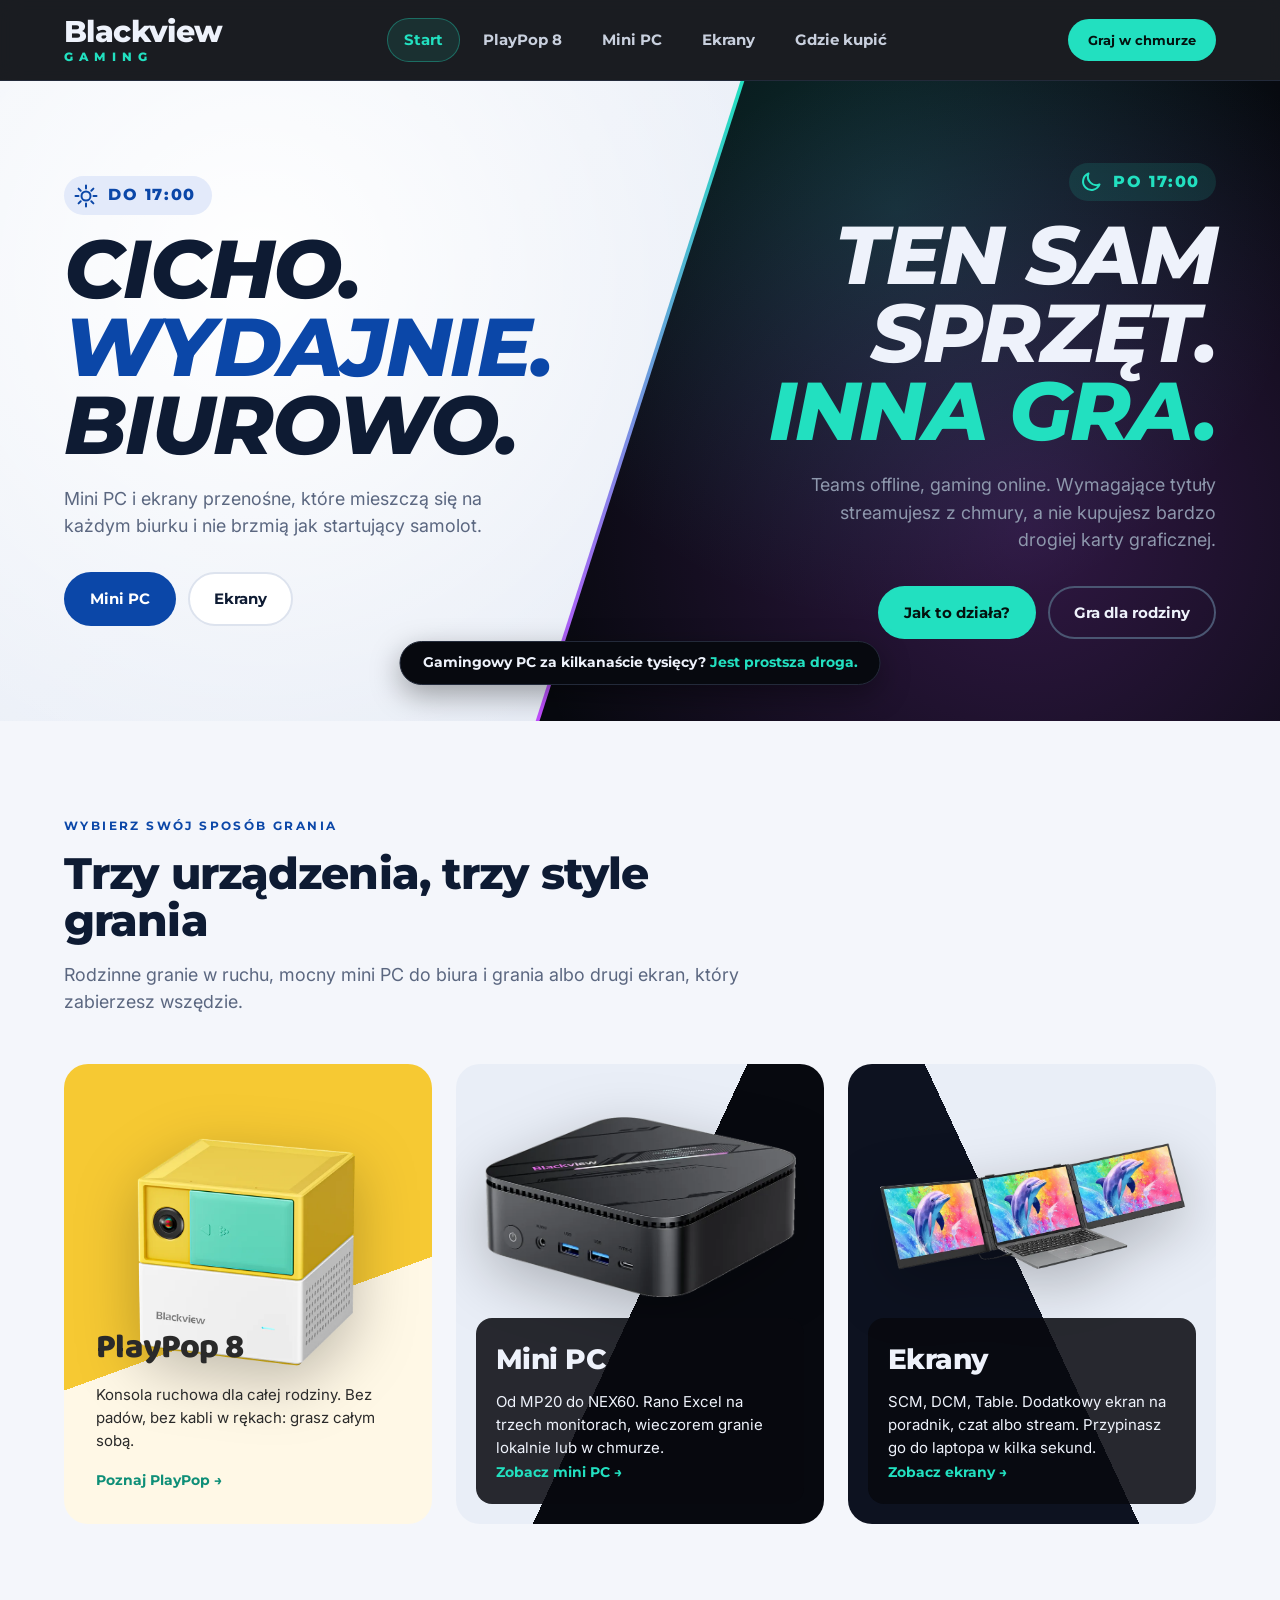
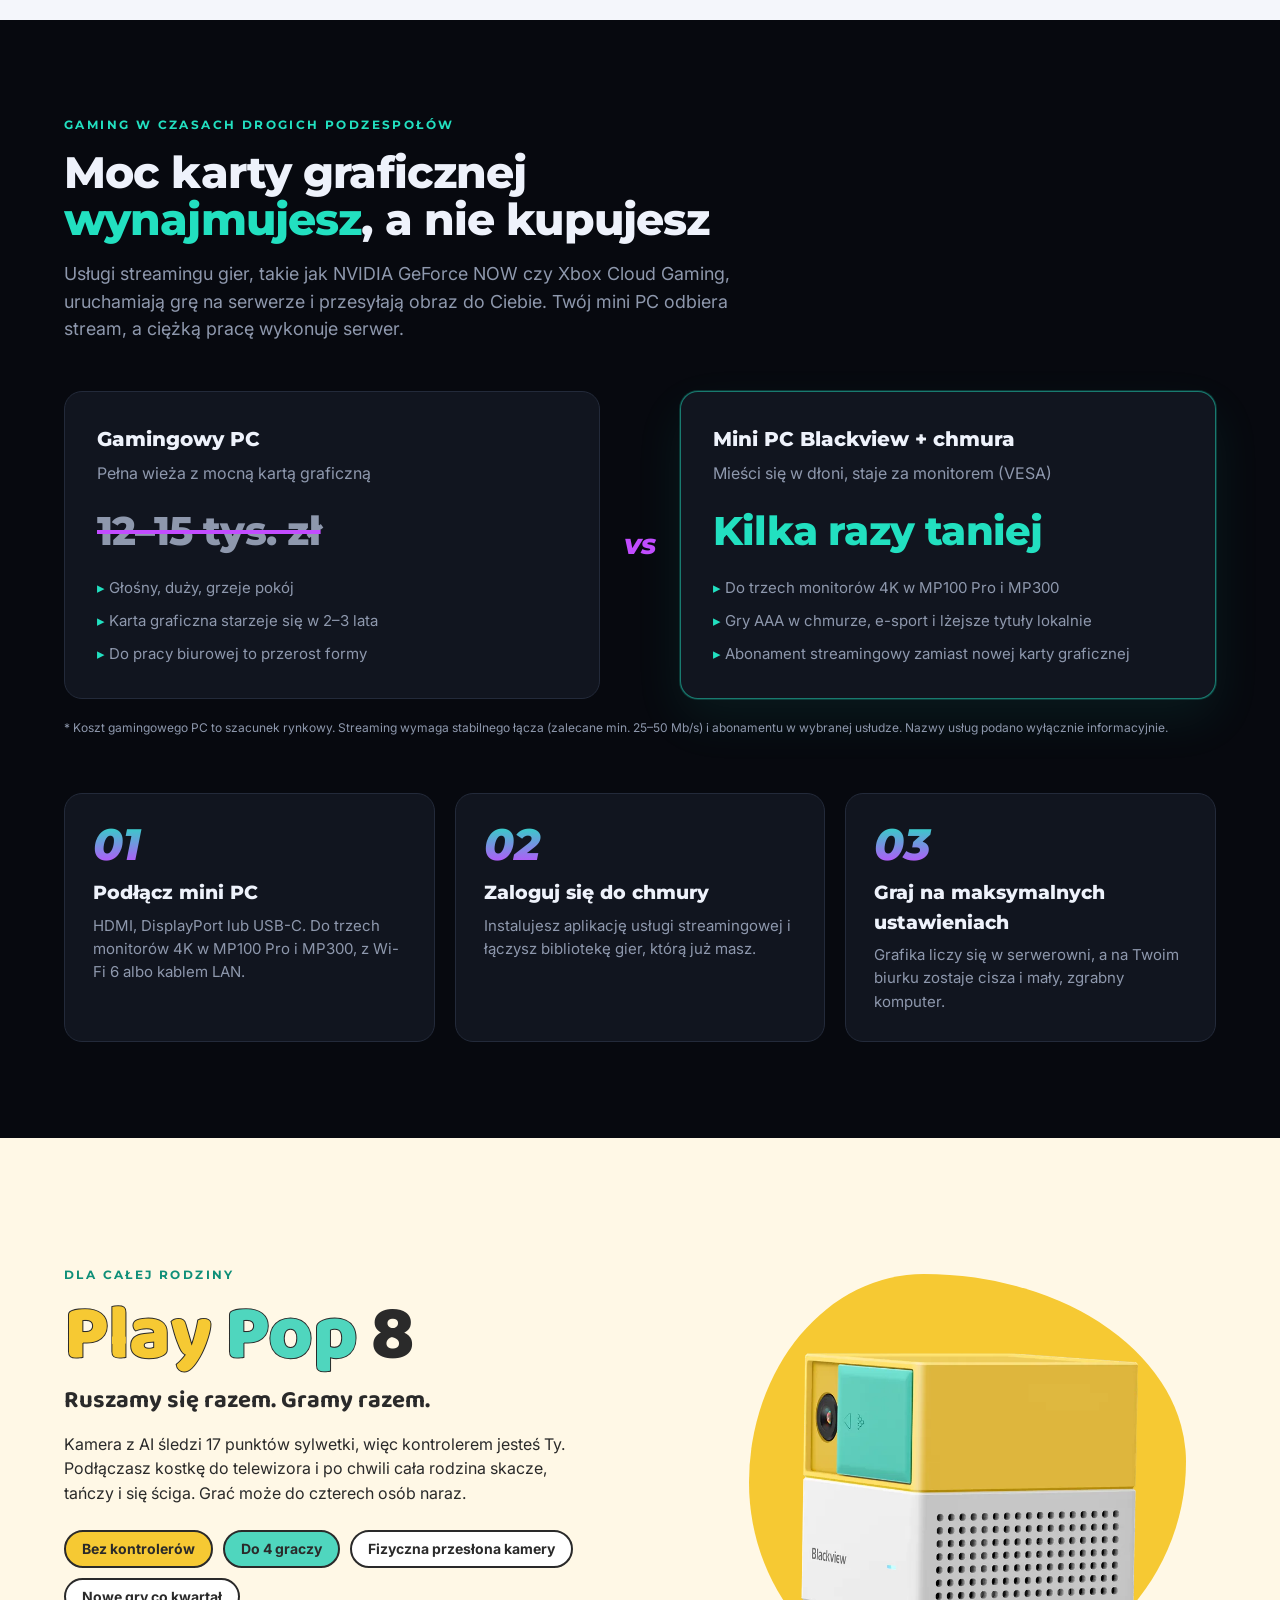
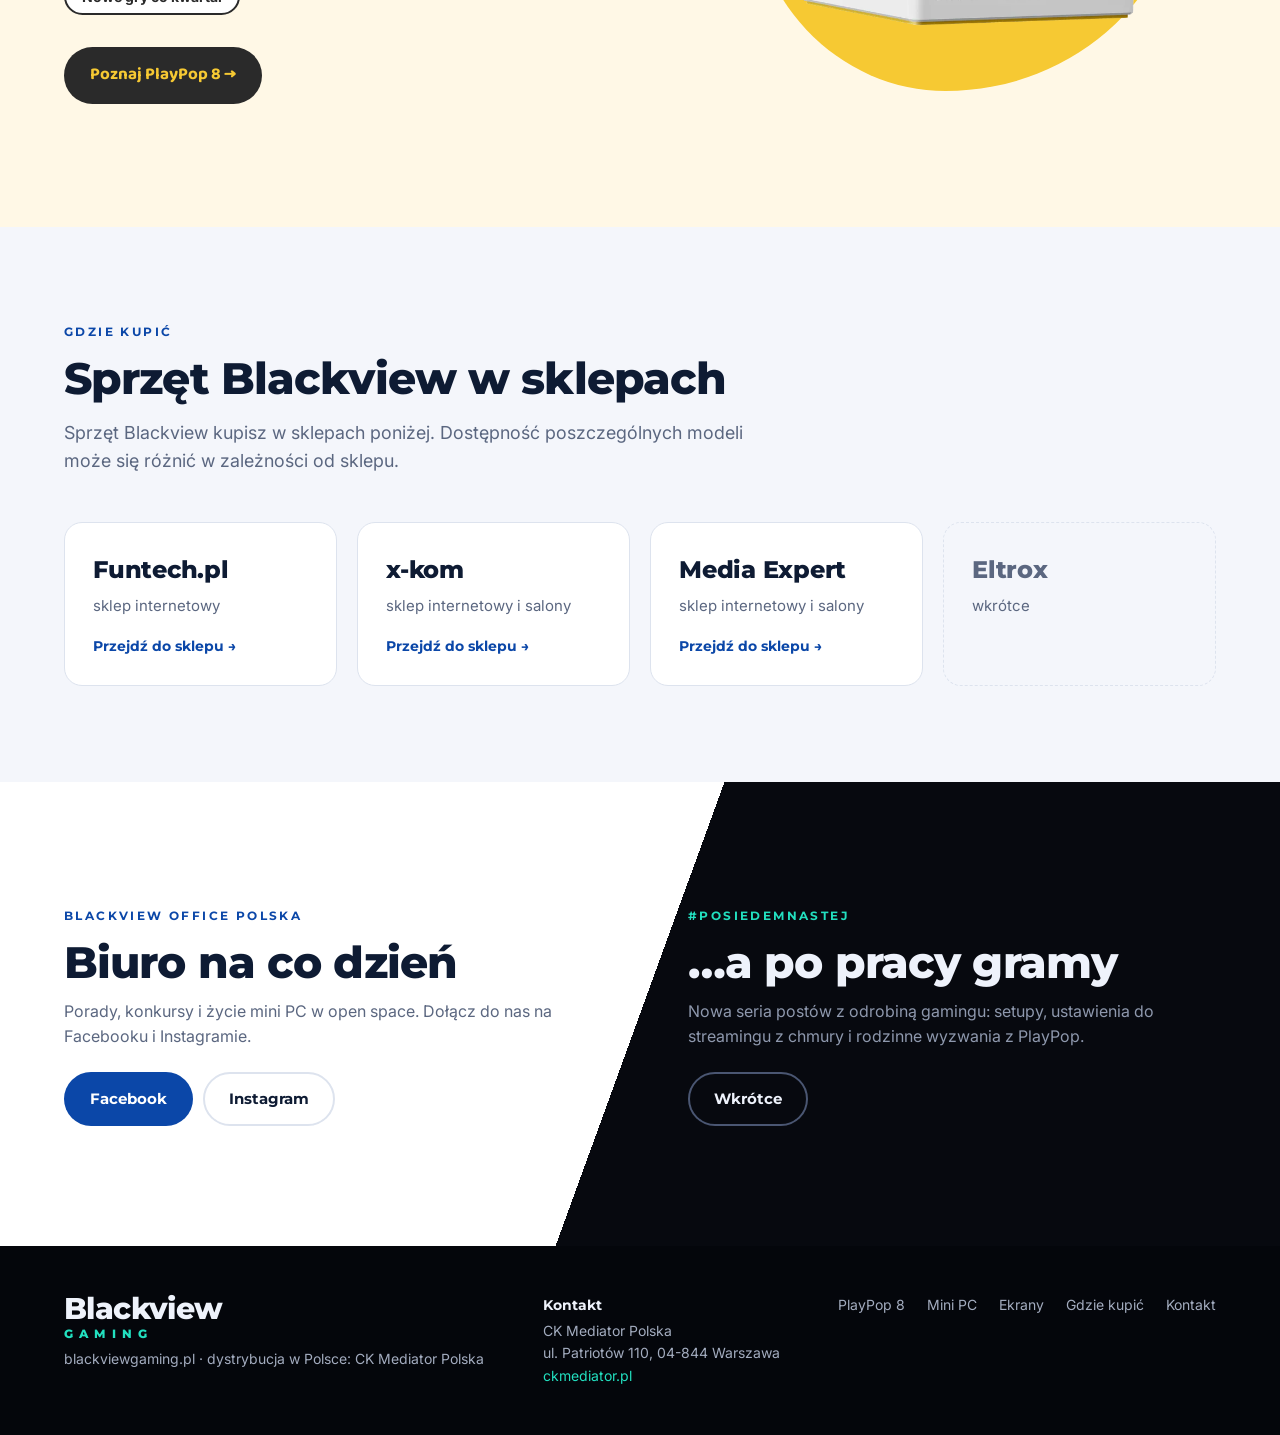
<file: index.html>
<!doctype html>
<html lang="pl">
<head>
  <meta charset="utf-8">
  <meta name="viewport" content="width=device-width, initial-scale=1">
  <meta name="robots" content="noindex, nofollow">
  <title>Blackview Gaming – granie bez gamingowego PC | blackviewgaming.pl</title>
  <meta name="description" content="Konsola PlayPop 8, mini PC i ekrany przenośne Blackview. W dzień praca, wieczorem granie – także w chmurze.">
  <link rel="preconnect" href="https://fonts.googleapis.com">
  <link rel="preconnect" href="https://fonts.gstatic.com" crossorigin>
  <link href="https://fonts.googleapis.com/css2?family=Baloo+2:wght@700;800&family=Inter:wght@400;500;600;700&family=Montserrat:ital,wght@0,700;0,800;1,800&display=swap" rel="stylesheet">
  <link rel="stylesheet" href="assets/css/style.css">
</head>
<body>

<header class="site-head">
  <div class="wrap">
    <a href="index.html" class="logo">Blackview <small>Gaming</small></a>
    <nav class="nav">
      <a href="index.html" class="active">Start</a>
      <a href="playpop.html">PlayPop 8</a>
      <a href="minipc.html">Mini PC</a>
      <a href="ekrany.html">Ekrany</a>
      <a href="index.html#gdzie-kupic">Gdzie kupić</a>
    </nav>
    <a href="#chmura" class="btn btn-neon" style="padding:9px 18px;font-size:13px">Graj w chmurze</a>
  </div>
</header>

<!-- ============ HERO: jasny / ciemny ============ -->
<section class="split-hero" style="padding:0">
  <div class="side side-light"></div>
  <div class="side side-dark"></div>
  <div class="seam"></div>

  <div class="wrap content">
    <div class="col col-light">
      <span class="time-badge"><svg class="ti" viewBox="0 0 24 24" aria-hidden="true"><circle cx="12" cy="12" r="4.5"/><path d="M12 1.5v3M12 19.5v3M1.5 12h3M19.5 12h3M4.6 4.6l2.1 2.1M17.3 17.3l2.1 2.1M4.6 19.4l2.1-2.1M17.3 6.7l2.1-2.1"/></svg> Do 17:00</span>
      <h1 class="h-display">Cicho.<br><span class="hl-blue">Wydajnie.</span><br>Biurowo.</h1>
      <p class="lead">Mini PC i ekrany przenośne, które mieszczą się na każdym biurku i nie brzmią jak startujący samolot.</p>
      <div class="ctas">
        <a href="minipc.html" class="btn btn-blue">Mini PC</a>
        <a href="ekrany.html" class="btn btn-ghost-light">Ekrany</a>
      </div>
    </div>
    <div class="col col-dark">
      <span class="time-badge"><svg class="ti" viewBox="0 0 24 24" aria-hidden="true"><path d="M20.5 14.5A8.5 8.5 0 0 1 9.5 3.5a8.5 8.5 0 1 0 11 11z"/></svg> Po 17:00</span>
      <h2 class="h-display">Ten sam<br>sprzęt.<br><span class="hl-cyan">Inna gra.</span></h2>
      <p class="lead">Teams offline, gaming online. Wymagające tytuły streamujesz z chmury, a nie kupujesz bardzo drogiej karty graficznej.</p>
      <div class="ctas">
        <a href="#chmura" class="btn btn-neon">Jak to działa?</a>
        <a href="playpop.html" class="btn btn-ghost-dark">Gra dla rodziny</a>
      </div>
    </div>
  </div>

  <div class="hero-tag">Gamingowy PC za kilkanaście tysięcy? <span>Jest prostsza droga.</span></div>
</section>

<!-- ============ 3 ŚCIEŻKI ============ -->
<section>
  <div class="wrap">
    <div class="section-head">
      <span class="eyebrow hl-blue">Wybierz swój sposób grania</span>
      <h2 class="h-section">Trzy urządzenia, trzy style grania</h2>
      <p class="lead" style="color:var(--office-muted)">Rodzinne granie w ruchu, mocny mini PC do biura i grania albo drugi ekran, który zabierzesz wszędzie.</p>
    </div>

    <div class="hub-cards">
      <a href="playpop.html" class="hub-card card-pop">
        <div class="visual"><img src="assets/img/playpop-front.webp" width="900" height="900" alt="Konsola Blackview PlayPop 8"></div>
        <h3>PlayPop 8</h3>
        <p>Konsola ruchowa dla całej rodziny. Bez padów, bez kabli w rękach: grasz całym sobą.</p>
        <span class="more">Poznaj PlayPop</span>
      </a>

      <a href="minipc.html" class="hub-card card-pc">
        <div class="visual"><img src="assets/img/mp100pro.webp" width="700" height="403" alt="Blackview MP100 Pro"></div>
        <div class="text">
          <h3>Mini PC</h3>
          <p>Od MP20 do NEX60<span data-shop-price="mp20" data-prefix=", w cenach od " data-price-off=""></span>. Rano Excel na trzech monitorach, wieczorem granie lokalnie lub w chmurze.</p>
          <span class="more">Zobacz mini PC</span>
        </div>
      </a>

      <a href="ekrany.html" class="hub-card card-screen">
        <div class="visual"><img src="assets/img/dcm8pro-angle.webp" width="900" height="383" alt="Blackview DCM8 Pro – trzy ekrany"></div>
        <div class="text">
          <h3>Ekrany</h3>
          <p>SCM, DCM, Table. Dodatkowy ekran na poradnik, czat albo stream. Przypinasz go do laptopa w kilka sekund.</p>
          <span class="more">Zobacz ekrany</span>
        </div>
      </a>
    </div>
  </div>
</section>

<!-- ============ GRANIE BEZ DROGIEGO PC ============ -->
<section class="dark" id="chmura">
  <div class="wrap">
    <div class="section-head">
      <span class="eyebrow">Gaming w czasach drogich podzespołów</span>
      <h2 class="h-section">Moc karty graficznej <span class="hl-cyan">wynajmujesz</span>, a nie kupujesz</h2>
      <p class="lead">Usługi streamingu gier, takie jak NVIDIA GeForce NOW czy Xbox Cloud Gaming, uruchamiają grę na serwerze i przesyłają obraz do Ciebie. Twój mini PC odbiera stream, a ciężką pracę wykonuje serwer.</p>
    </div>

    <div class="compare">
      <div class="box">
        <h4>Gamingowy PC</h4>
        <p class="muted">Pełna wieża z mocną kartą graficzną</p>
        <div class="price">12–15 tys. zł</div>
        <ul>
          <li>Głośny, duży, grzeje pokój</li>
          <li>Karta graficzna starzeje się w 2–3 lata</li>
          <li>Do pracy biurowej to przerost formy</li>
        </ul>
      </div>
      <div class="vs">vs</div>
      <div class="box win">
        <h4>Mini PC Blackview + chmura</h4>
        <p class="muted">Mieści się w dłoni, staje za monitorem (VESA)</p>
        <div class="price" data-shop-price="mp20" data-prefix="od " data-price-off="Kilka razy taniej">Kilka razy taniej</div>
        <ul>
          <li>Do trzech monitorów 4K w MP100 Pro i MP300</li>
          <li>Gry AAA w chmurze, e-sport i lżejsze tytuły lokalnie</li>
          <li>Abonament streamingowy zamiast nowej karty graficznej</li>
        </ul>
      </div>
    </div>
    <p class="footnote">* Koszt gamingowego PC to szacunek rynkowy. Streaming wymaga stabilnego łącza (zalecane min. 25–50 Mb/s) i abonamentu w wybranej usłudze. Nazwy usług podano wyłącznie informacyjnie.</p>

    <div class="steps">
      <div class="step">
        <div class="num">01</div>
        <h4>Podłącz mini PC</h4>
        <p>HDMI, DisplayPort lub USB-C. Do trzech monitorów 4K w MP100 Pro i MP300, z Wi-Fi 6 albo kablem LAN.</p>
      </div>
      <div class="step">
        <div class="num">02</div>
        <h4>Zaloguj się do chmury</h4>
        <p>Instalujesz aplikację usługi streamingowej i łączysz bibliotekę gier, którą już masz.</p>
      </div>
      <div class="step">
        <div class="num">03</div>
        <h4>Graj na maksymalnych ustawieniach</h4>
        <p>Grafika liczy się w serwerowni, a na Twoim biurku zostaje cisza i mały, zgrabny komputer.</p>
      </div>
    </div>
  </div>
</section>

<!-- ============ PLAYPOP PAS ============ -->
<section class="pop">
  <div class="wrap pop-band">
    <div>
      <span class="eyebrow">Dla całej rodziny</span>
      <h2 class="h-pop" style="margin:12px 0 8px"><span class="y">Play</span> <span class="m">Pop</span> 8</h2>
      <p class="lead" style="font-family:var(--font-pop);font-weight:700;font-size:24px">Ruszamy się razem. Gramy razem.</p>
      <p style="margin-top:12px;max-width:520px">Kamera z AI śledzi 17 punktów sylwetki, więc kontrolerem jesteś Ty. Podłączasz kostkę do telewizora i po chwili cała rodzina skacze, tańczy i się ściga. Grać może do czterech osób naraz.</p>
      <div class="pop-pills">
        <span class="pill y">Bez kontrolerów</span>
        <span class="pill m">Do 4 graczy</span>
        <span class="pill">Fizyczna przesłona kamery</span>
        <span class="pill">Nowe gry co kwartał</span>
      </div>
      <a href="playpop.html" class="btn btn-pop">Poznaj PlayPop 8 →</a>
    </div>
    <div class="visual"><img src="assets/img/playpop-7.webp" width="900" height="900" loading="lazy" decoding="async" alt="PlayPop 8 – widok z boku"></div>
  </div>
</section>

<!-- ============ GDZIE KUPIĆ ============ -->
<section id="gdzie-kupic">
  <div class="wrap">
    <div class="section-head">
      <span class="eyebrow hl-blue">Gdzie kupić</span>
      <h2 class="h-section">Sprzęt Blackview w sklepach</h2>
      <p class="lead" style="color:var(--office-muted)">Sprzęt Blackview kupisz w sklepach poniżej. Dostępność poszczególnych modeli może się różnić w zależności od sklepu.</p>
    </div>
    <div class="retailers">
      <a href="https://funtech.pl/" data-shop-home class="retailer">
        <span class="r-name">Funtech.pl</span>
        <span class="r-meta">sklep internetowy</span>
        <span class="more">Przejdź do sklepu</span>
      </a>
      <a href="https://www.x-kom.pl/" class="retailer" target="_blank" rel="noopener">
        <span class="r-name">x-kom</span>
        <span class="r-meta">sklep internetowy i salony</span>
        <span class="more">Przejdź do sklepu</span>
      </a>
      <a href="https://www.mediaexpert.pl/search?query%5Bmenu_item%5D=13045&amp;query%5Bquerystring%5D=komputer+blackview" class="retailer" target="_blank" rel="noopener">
        <span class="r-name">Media Expert</span>
        <span class="r-meta">sklep internetowy i salony</span>
        <span class="more">Przejdź do sklepu</span>
      </a>
      <div class="retailer is-placeholder">
        <span class="r-name">Eltrox</span>
        <span class="r-meta">wkrótce</span>
      </div>
    </div>
  </div>
</section>

<!-- ============ SOCIAL ============ -->
<section class="social">
  <div class="wrap grid">
    <div class="half">
      <span class="eyebrow hl-blue">Blackview Office Polska</span>
      <h2 class="h-section" style="margin-top:12px">Biuro na co dzień</h2>
      <p>Porady, konkursy i życie mini PC w open space. Dołącz do nas na Facebooku i Instagramie.</p>
      <div class="chips">
        <a class="btn btn-blue" href="https://www.facebook.com/people/Blackview-Office/61585106631861/" target="_blank" rel="noopener">Facebook</a>
        <a class="btn btn-ghost-light" href="https://www.instagram.com/blackview_office_polska/" target="_blank" rel="noopener">Instagram</a>
      </div>
    </div>
    <div class="half dark-side">
      <span class="eyebrow hl-cyan">#poSiedemnastej</span>
      <h2 class="h-section" style="margin-top:12px">…a po pracy gramy</h2>
      <p>Nowa seria postów z odrobiną gamingu: setupy, ustawienia do streamingu z chmury i rodzinne wyzwania z PlayPop.</p>
      <div class="chips">
        <span class="btn btn-ghost-dark" style="cursor:default">Wkrótce</span>
      </div>
    </div>
  </div>
</section>

<footer class="site-foot">
  <div class="wrap">
    <div>
      <div class="logo">Blackview <small>Gaming</small></div>
      <p style="margin-top:8px">blackviewgaming.pl · dystrybucja w Polsce: CK Mediator Polska</p>
    </div>
    <div class="foot-contact" id="kontakt">
      <strong>Kontakt</strong>
      CK Mediator Polska<br>
      ul. Patriotów 110, 04-844 Warszawa<br>
      <a href="https://ckmediator.pl/" target="_blank" rel="noopener">ckmediator.pl</a>
    </div>
    <nav>
      <a href="playpop.html">PlayPop 8</a>
      <a href="minipc.html">Mini PC</a>
      <a href="ekrany.html">Ekrany</a>
      <a href="index.html#gdzie-kupic">Gdzie kupić</a>
      <a href="#kontakt">Kontakt</a>
    </nav>
  </div>
</footer>

<script src="assets/js/shop.js"></script>
</body>
</html>
</file>
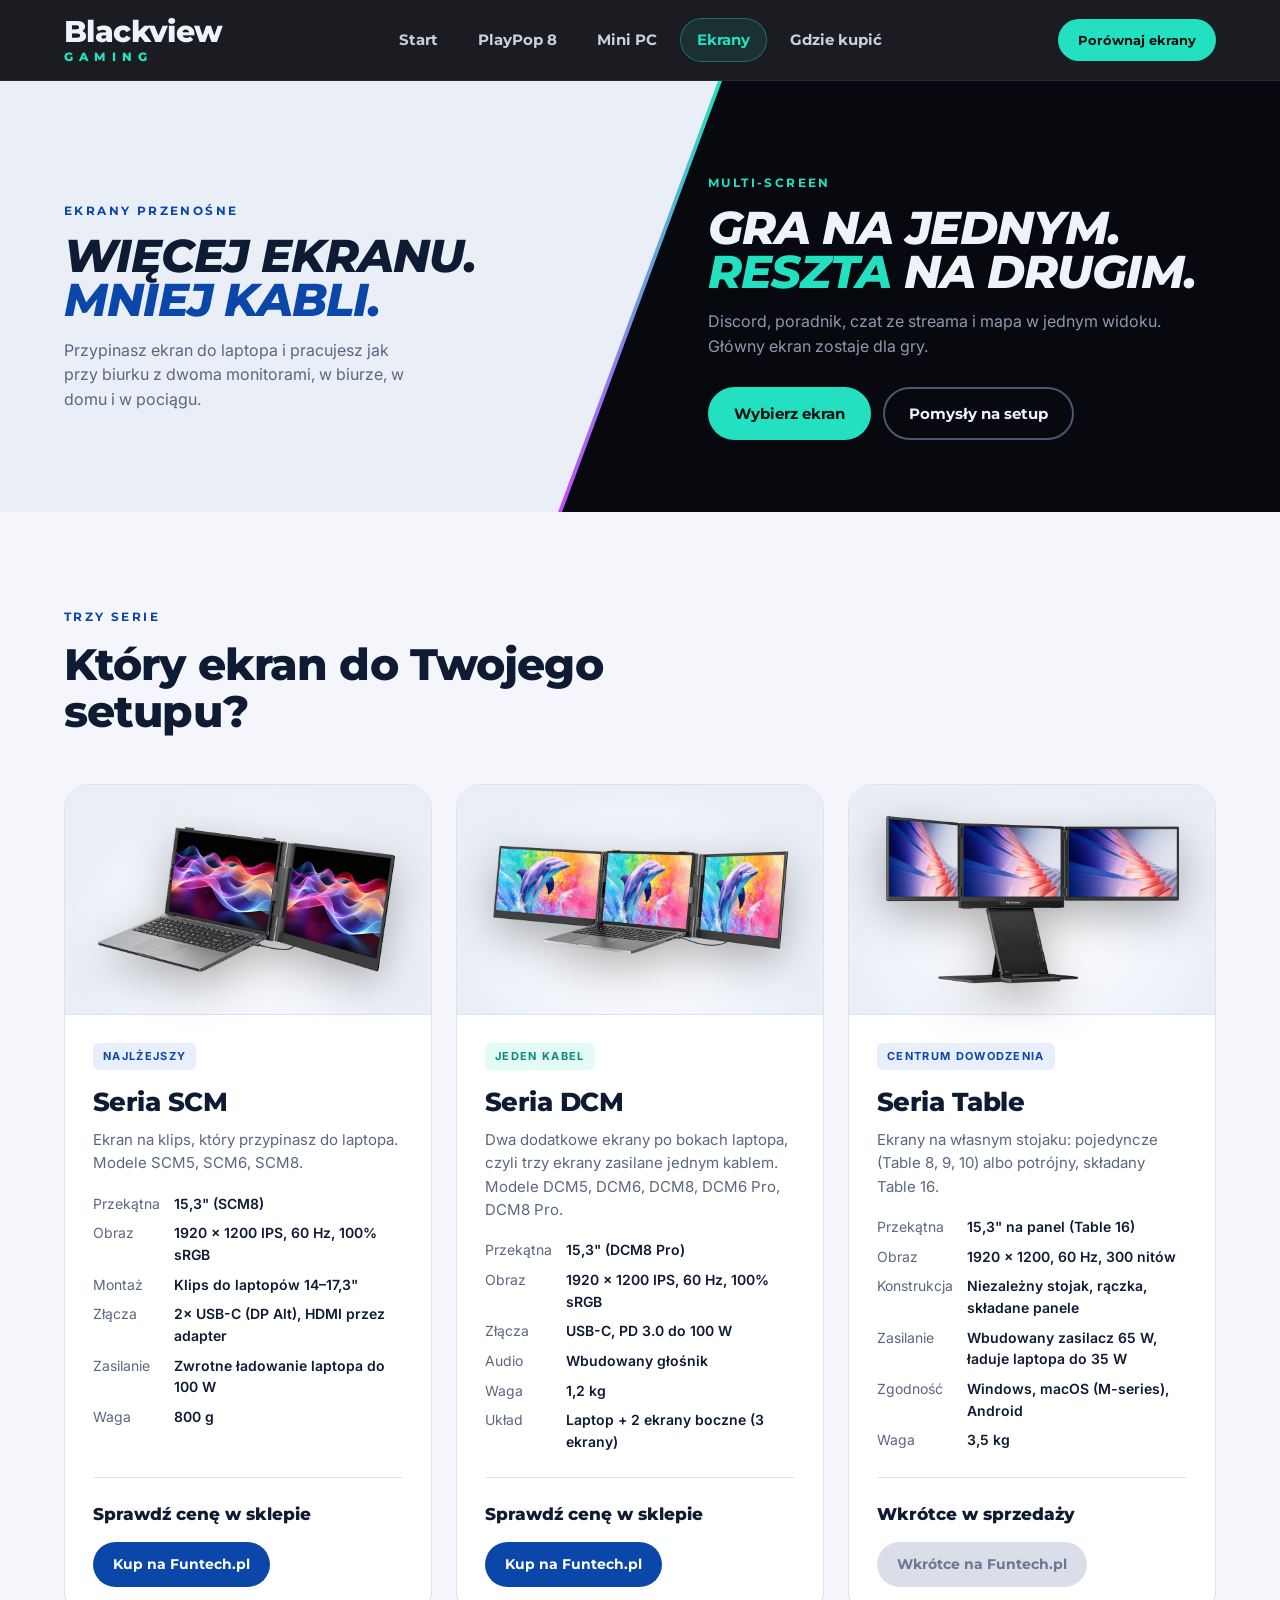
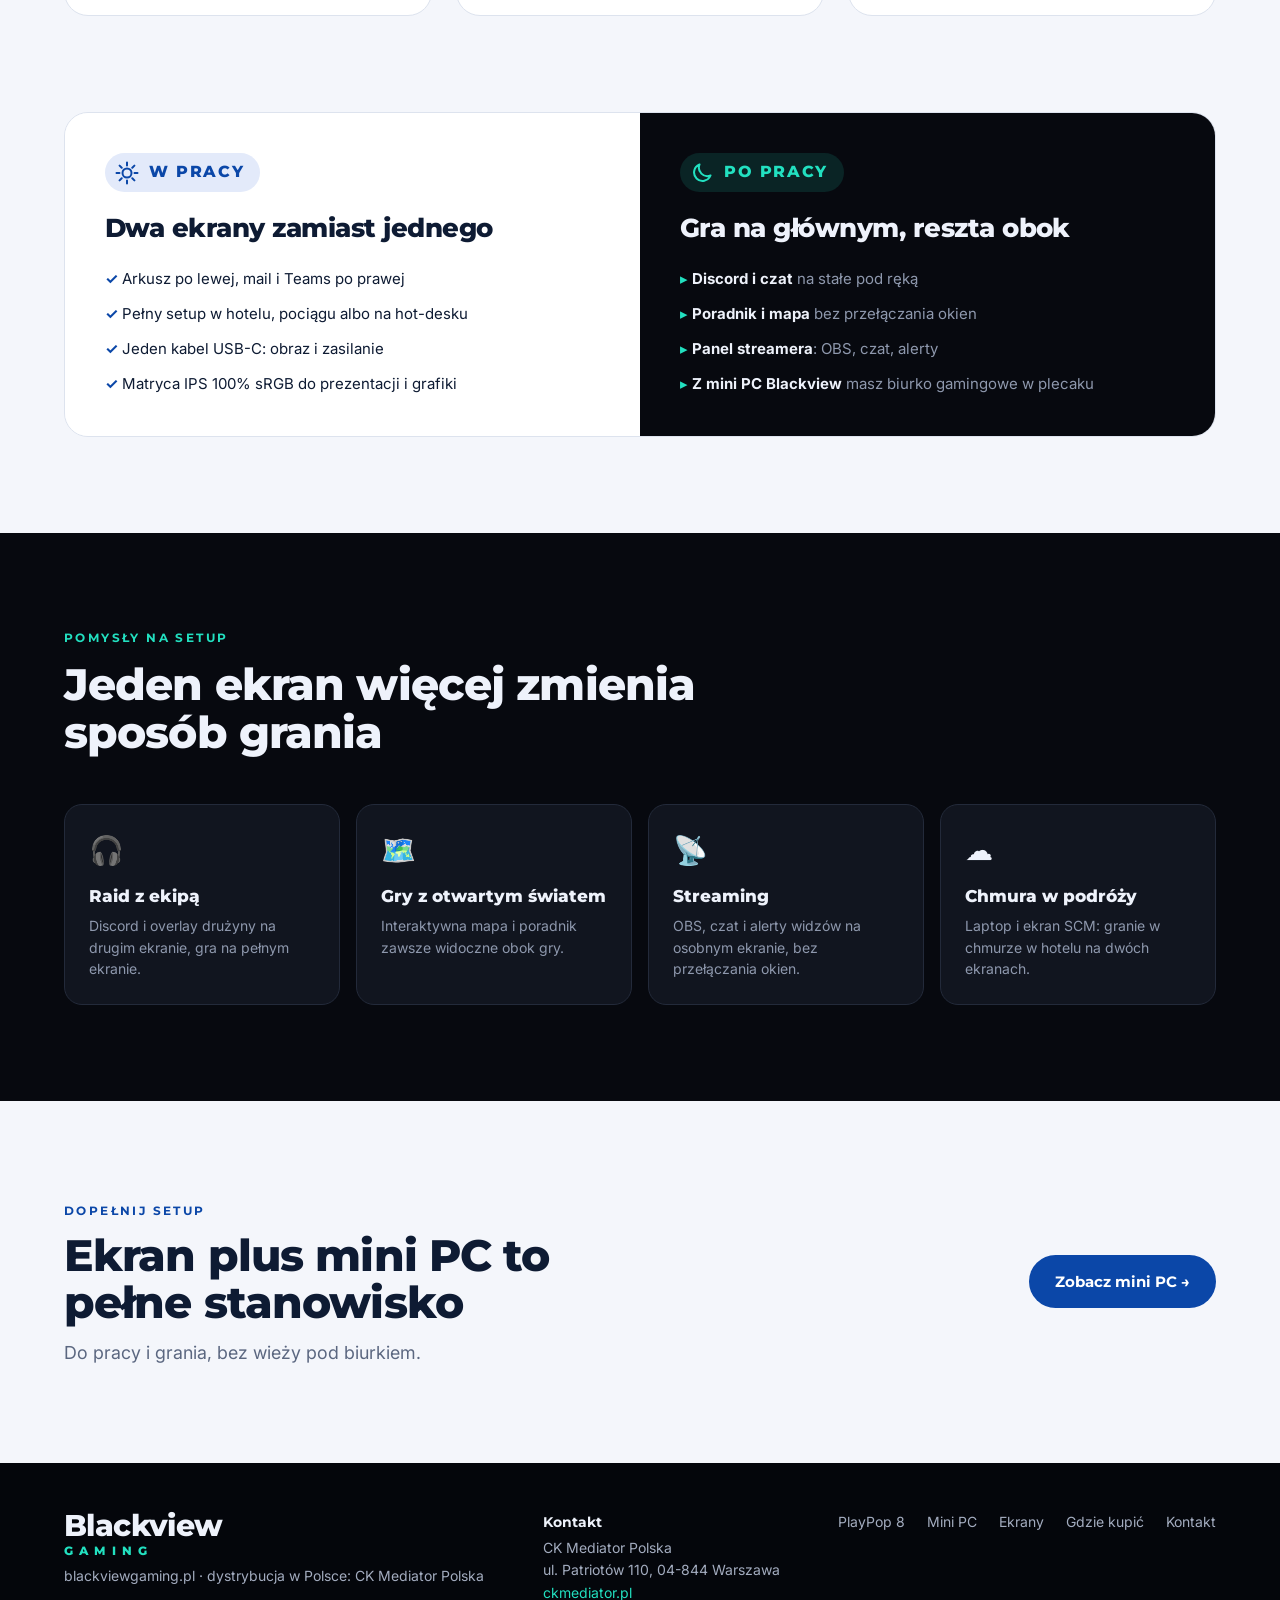
<file: ekrany.html>
<!doctype html>
<html lang="pl">
<head>
  <meta charset="utf-8">
  <meta name="viewport" content="width=device-width, initial-scale=1">
  <meta name="robots" content="noindex, nofollow">
  <title>Ekrany przenośne Blackview – SCM, DCM, Table | blackviewgaming.pl</title>
  <meta name="description" content="Przenośne ekrany Blackview SCM, DCM i Table. Drugi ekran do laptopa w pracy, a po godzinach na czat, poradnik i stream.">
  <link rel="preconnect" href="https://fonts.googleapis.com">
  <link rel="preconnect" href="https://fonts.gstatic.com" crossorigin>
  <link href="https://fonts.googleapis.com/css2?family=Baloo+2:wght@700;800&family=Inter:wght@400;500;600;700&family=Montserrat:ital,wght@0,700;0,800;1,800&display=swap" rel="stylesheet">
  <link rel="stylesheet" href="assets/css/style.css">
</head>
<body>

<header class="site-head">
  <div class="wrap">
    <a href="index.html" class="logo">Blackview <small>Gaming</small></a>
    <nav class="nav">
      <a href="index.html">Start</a>
      <a href="playpop.html">PlayPop 8</a>
      <a href="minipc.html">Mini PC</a>
      <a href="ekrany.html" class="active">Ekrany</a>
      <a href="index.html#gdzie-kupic">Gdzie kupić</a>
    </nav>
    <a href="#modele" class="btn btn-neon" style="padding:9px 18px;font-size:13px">Porównaj ekrany</a>
  </div>
</header>

<!-- ============ HERO ============ -->
<section class="page-hero">
  <div class="wrap grid">
    <div class="left">
      <span class="eyebrow">Ekrany przenośne</span>
      <h1 class="h-display" style="margin-top:12px">Więcej ekranu.<br><span class="hl-blue">Mniej kabli.</span></h1>
      <p>Przypinasz ekran do laptopa i pracujesz jak przy biurku z dwoma monitorami, w biurze, w domu i w pociągu.</p>
    </div>
    <div class="right">
      <span class="eyebrow hl-cyan">Multi-screen</span>
      <h2 class="h-display" style="margin-top:12px">Gra na jednym.<br><span class="hl-cyan">Reszta</span> na drugim.</h2>
      <p>Discord, poradnik, czat ze streama i mapa w jednym widoku. Główny ekran zostaje dla gry.</p>
      <div class="ctas">
        <a href="#modele" class="btn btn-neon">Wybierz ekran</a>
        <a href="#zastosowania" class="btn btn-ghost-dark">Pomysły na setup</a>
      </div>
    </div>
  </div>
</section>

<!-- ============ MODELE ============ -->
<section id="modele">
  <div class="wrap">
    <div class="section-head">
      <span class="eyebrow hl-blue">Trzy serie</span>
      <h2 class="h-section">Który ekran do Twojego setupu?</h2>
    </div>
    <div class="products">
      <article class="product">
        <div class="top"><img src="assets/img/scm8.webp" width="900" height="452" loading="lazy" decoding="async" alt="Blackview SCM8 – ekran przypięty do laptopa"></div>
        <div class="body">
          <span class="badge">Najlżejszy</span>
          <h3>Seria SCM</h3>
          <p class="sub">Ekran na klips, który przypinasz do laptopa. Modele SCM5, SCM6, SCM8.</p>
          <dl>
            <dt>Przekątna</dt><dd>15,3" (SCM8)</dd>
            <dt>Obraz</dt><dd>1920 × 1200 IPS, 60 Hz, 100% sRGB</dd>
            <dt>Montaż</dt><dd>Klips do laptopów 14–17,3"</dd>
            <dt>Złącza</dt><dd>2× USB-C (DP Alt), HDMI przez adapter</dd>
            <dt>Zasilanie</dt><dd>Zwrotne ładowanie laptopa do 100 W</dd>
            <dt>Waga</dt><dd>800 g</dd>
          </dl>
          <div class="price-row">
            <div class="price"><span data-shop-price="scm">–</span><small data-shop-note="scm"></small></div>
            <a href="#" data-shop="scm" class="btn btn-blue" style="padding:10px 18px;font-size:14px">Szczegóły</a>
          </div>
        </div>
      </article>

      <article class="product">
        <div class="top"><img src="assets/img/dcm8pro.webp" width="900" height="344" loading="lazy" decoding="async" alt="Blackview DCM8 Pro – dwa ekrany po bokach laptopa"></div>
        <div class="body">
          <span class="badge g">Jeden kabel</span>
          <h3>Seria DCM</h3>
          <p class="sub">Dwa dodatkowe ekrany po bokach laptopa, czyli trzy ekrany zasilane jednym kablem. Modele DCM5, DCM6, DCM8, DCM6 Pro, DCM8 Pro.</p>
          <dl>
            <dt>Przekątna</dt><dd>15,3" (DCM8 Pro)</dd>
            <dt>Obraz</dt><dd>1920 × 1200 IPS, 60 Hz, 100% sRGB</dd>
            <dt>Złącza</dt><dd>USB-C, PD 3.0 do 100 W</dd>
            <dt>Audio</dt><dd>Wbudowany głośnik</dd>
            <dt>Waga</dt><dd>1,2 kg</dd>
            <dt>Układ</dt><dd>Laptop + 2 ekrany boczne (3 ekrany)</dd>
          </dl>
          <div class="price-row">
            <div class="price"><span data-shop-price="dcm">–</span><small data-shop-note="dcm"></small></div>
            <a href="#" data-shop="dcm" class="btn btn-blue" style="padding:10px 18px;font-size:14px">Szczegóły</a>
          </div>
        </div>
      </article>

      <article class="product">
        <div class="top"><img src="assets/img/table16.webp" width="900" height="524" loading="lazy" decoding="async" alt="Blackview Table 16 – trzy ekrany na stojaku"></div>
        <div class="body">
          <span class="badge">Centrum dowodzenia</span>
          <h3>Seria Table</h3>
          <p class="sub">Ekrany na własnym stojaku: pojedyncze (Table 8, 9, 10) albo potrójny, składany Table 16.</p>
          <dl>
            <dt>Przekątna</dt><dd>15,3" na panel (Table 16)</dd>
            <dt>Obraz</dt><dd>1920 × 1200, 60 Hz, 300 nitów</dd>
            <dt>Konstrukcja</dt><dd>Niezależny stojak, rączka, składane panele</dd>
            <dt>Zasilanie</dt><dd>Wbudowany zasilacz 65 W, ładuje laptopa do 35 W</dd>
            <dt>Zgodność</dt><dd>Windows, macOS (M-series), Android</dd>
            <dt>Waga</dt><dd>3,5 kg</dd>
          </dl>
          <div class="price-row">
            <div class="price"><span data-shop-price="table">–</span><small data-shop-note="table"></small></div>
            <a href="#" data-shop="table" class="btn btn-blue" style="padding:10px 18px;font-size:14px">Szczegóły</a>
          </div>
        </div>
      </article>
    </div>
  </div>
</section>

<!-- ============ DZIEŃ / WIECZÓR ============ -->
<section style="padding-top:0">
  <div class="wrap">
    <div class="modes">
      <div class="mode mode-light">
        <span class="time-badge"><svg class="ti" viewBox="0 0 24 24" aria-hidden="true"><circle cx="12" cy="12" r="4.5"/><path d="M12 1.5v3M12 19.5v3M1.5 12h3M19.5 12h3M4.6 4.6l2.1 2.1M17.3 17.3l2.1 2.1M4.6 19.4l2.1-2.1M17.3 6.7l2.1-2.1"/></svg> W pracy</span>
        <h3>Dwa ekrany zamiast jednego</h3>
        <ul>
          <li>Arkusz po lewej, mail i Teams po prawej</li>
          <li>Pełny setup w hotelu, pociągu albo na hot-desku</li>
          <li>Jeden kabel USB-C: obraz i zasilanie</li>
          <li>Matryca IPS 100% sRGB do prezentacji i grafiki</li>
        </ul>
      </div>
      <div class="mode mode-dark">
        <span class="time-badge"><svg class="ti" viewBox="0 0 24 24" aria-hidden="true"><path d="M20.5 14.5A8.5 8.5 0 0 1 9.5 3.5a8.5 8.5 0 1 0 11 11z"/></svg> Po pracy</span>
        <h3>Gra na głównym, reszta obok</h3>
        <ul>
          <li><strong>Discord i czat</strong> na stałe pod ręką</li>
          <li><strong>Poradnik i mapa</strong> bez przełączania okien</li>
          <li><strong>Panel streamera</strong>: OBS, czat, alerty</li>
          <li><strong>Z mini PC Blackview</strong> masz biurko gamingowe w plecaku</li>
        </ul>
      </div>
    </div>
  </div>
</section>

<!-- ============ ZASTOSOWANIA ============ -->
<section class="dark" id="zastosowania">
  <div class="wrap">
    <div class="section-head">
      <span class="eyebrow">Pomysły na setup</span>
      <h2 class="h-section">Jeden ekran więcej zmienia sposób grania</h2>
    </div>
    <div class="usecases">
      <div class="usecase"><div class="ico">🎧</div><h4>Raid z ekipą</h4><p>Discord i overlay drużyny na drugim ekranie, gra na pełnym ekranie.</p></div>
      <div class="usecase"><div class="ico">🗺️</div><h4>Gry z otwartym światem</h4><p>Interaktywna mapa i poradnik zawsze widoczne obok gry.</p></div>
      <div class="usecase"><div class="ico">📡</div><h4>Streaming</h4><p>OBS, czat i alerty widzów na osobnym ekranie, bez przełączania okien.</p></div>
      <div class="usecase"><div class="ico">☁️</div><h4>Chmura w podróży</h4><p>Laptop i ekran SCM: granie w chmurze w hotelu na dwóch ekranach.</p></div>
    </div>
  </div>
</section>

<!-- ============ CROSS-SELL ============ -->
<section>
  <div class="wrap" style="display:flex;justify-content:space-between;align-items:center;gap:32px;flex-wrap:wrap">
    <div style="max-width:620px">
      <span class="eyebrow hl-blue">Dopełnij setup</span>
      <h2 class="h-section" style="margin-top:10px">Ekran plus mini PC to pełne stanowisko</h2>
      <p class="lead" style="color:var(--office-muted);margin-top:12px">Do pracy i grania, bez wieży pod biurkiem.</p>
    </div>
    <a href="minipc.html" class="btn btn-blue">Zobacz mini PC →</a>
  </div>
</section>

<footer class="site-foot">
  <div class="wrap">
    <div>
      <div class="logo">Blackview <small>Gaming</small></div>
      <p style="margin-top:8px">blackviewgaming.pl · dystrybucja w Polsce: CK Mediator Polska</p>
    </div>
    <div class="foot-contact" id="kontakt">
      <strong>Kontakt</strong>
      CK Mediator Polska<br>
      ul. Patriotów 110, 04-844 Warszawa<br>
      <a href="https://ckmediator.pl/" target="_blank" rel="noopener">ckmediator.pl</a>
    </div>
    <nav>
      <a href="playpop.html">PlayPop 8</a>
      <a href="minipc.html">Mini PC</a>
      <a href="ekrany.html">Ekrany</a>
      <a href="index.html#gdzie-kupic">Gdzie kupić</a>
      <a href="#kontakt">Kontakt</a>
    </nav>
  </div>
</footer>

<script src="assets/js/shop.js"></script>
</body>
</html>
</file>
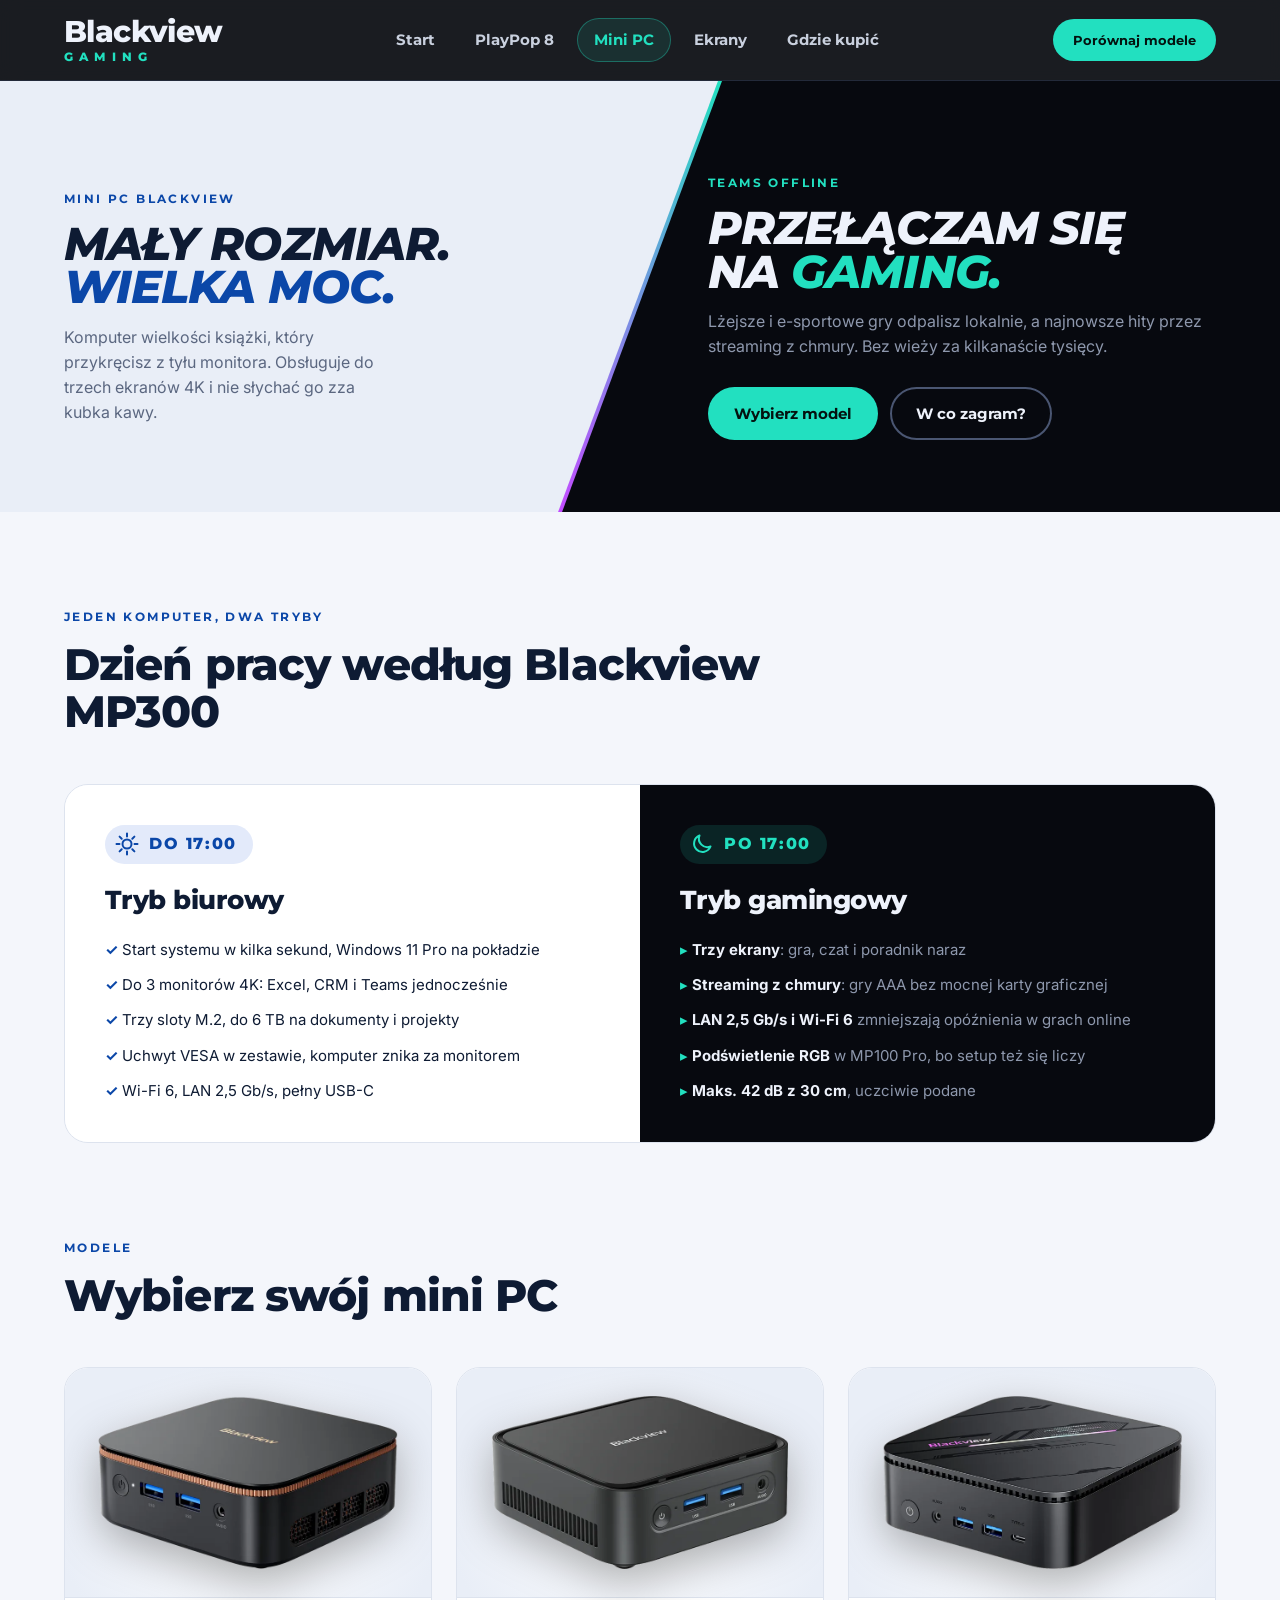
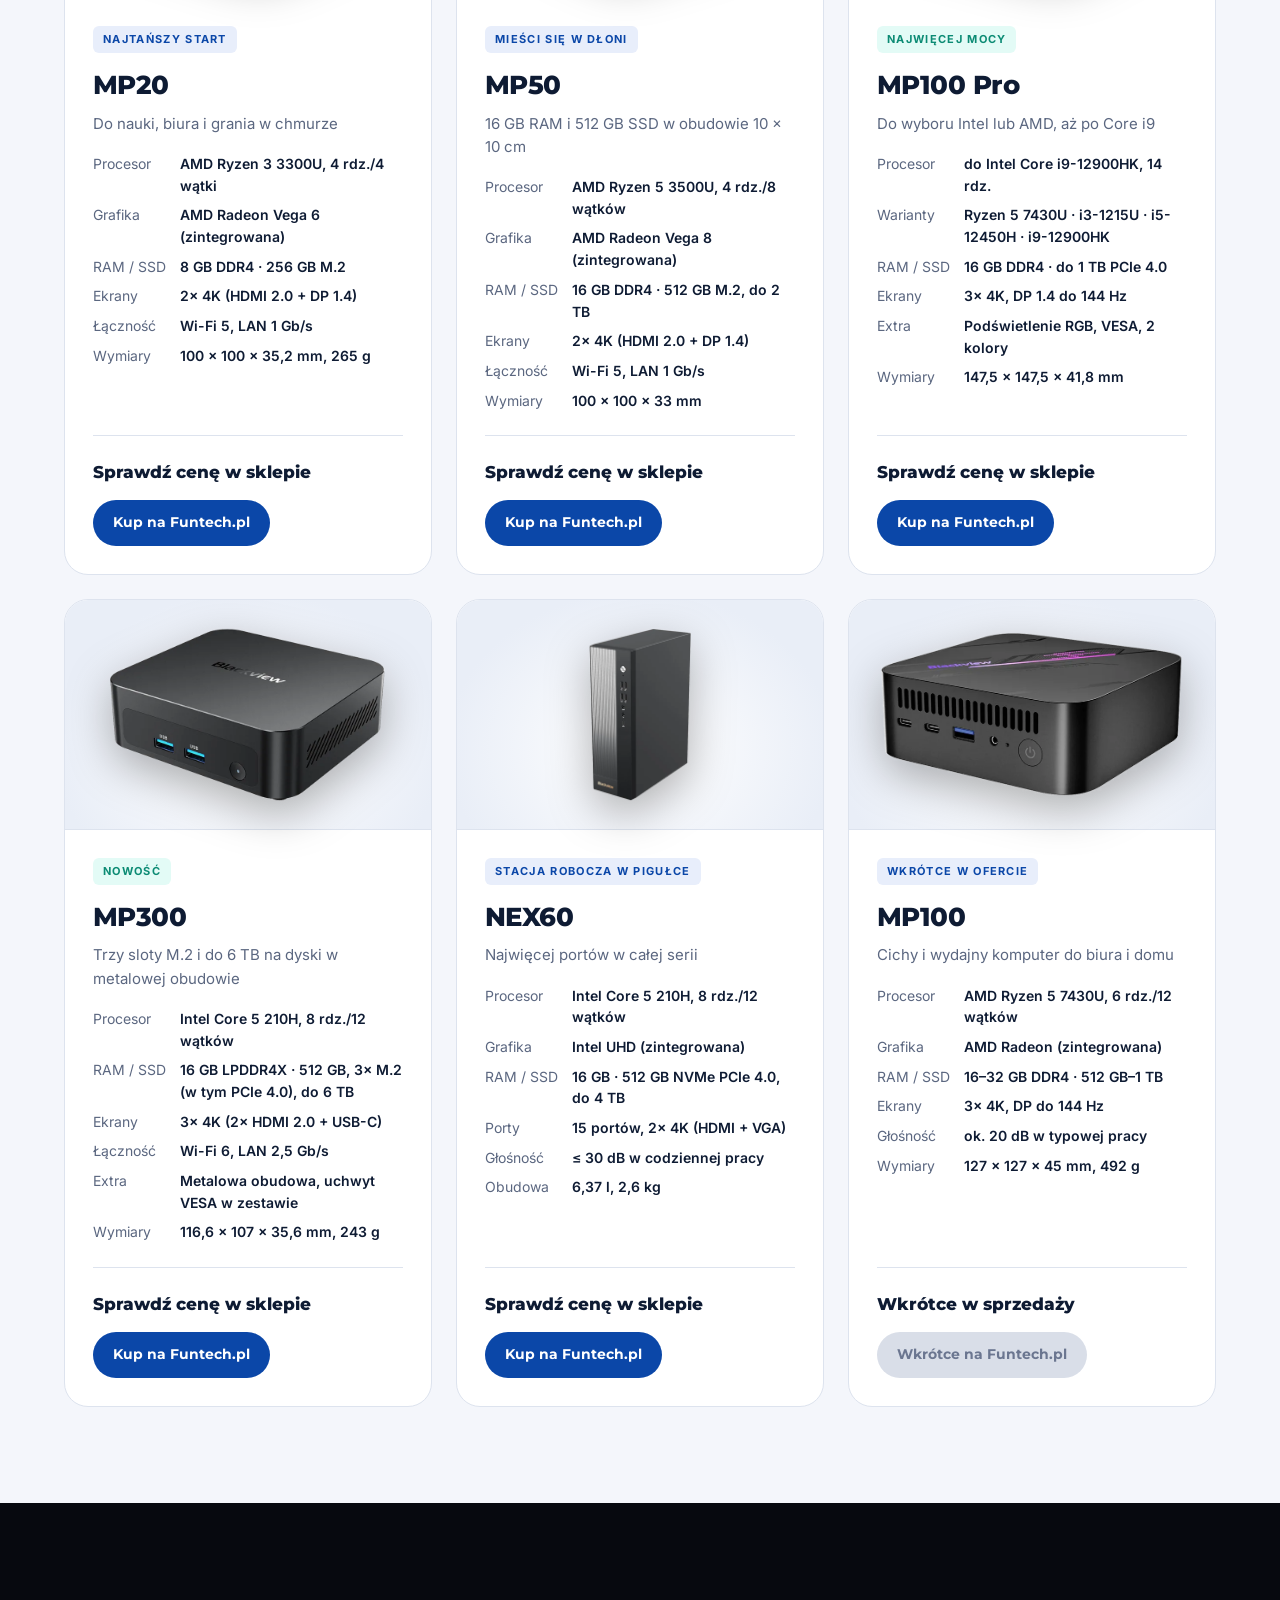
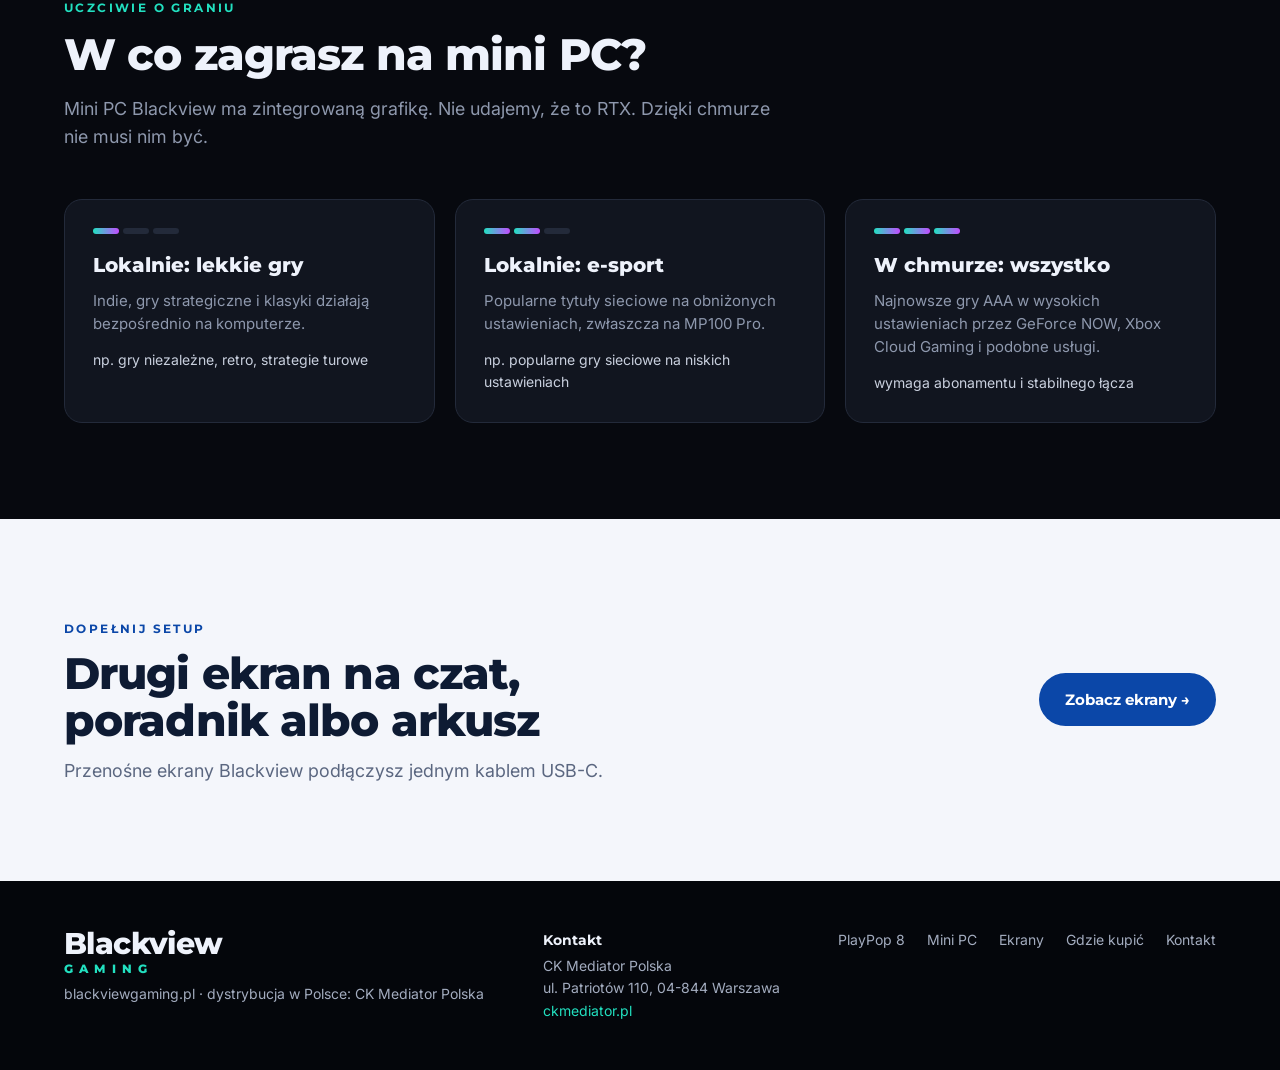
<file: minipc.html>
<!doctype html>
<html lang="pl">
<head>
  <meta charset="utf-8">
  <meta name="viewport" content="width=device-width, initial-scale=1">
  <meta name="robots" content="noindex, nofollow">
  <title>Mini PC Blackview – w dzień biuro, wieczorem gaming | blackviewgaming.pl</title>
  <meta name="description" content="Mini PC Blackview MP20, MP50, MP100 Pro, MP300 i NEX60. Cicha praca biurowa, granie lokalne i streaming gier z chmury.">
  <link rel="preconnect" href="https://fonts.googleapis.com">
  <link rel="preconnect" href="https://fonts.gstatic.com" crossorigin>
  <link href="https://fonts.googleapis.com/css2?family=Baloo+2:wght@700;800&family=Inter:wght@400;500;600;700&family=Montserrat:ital,wght@0,700;0,800;1,800&display=swap" rel="stylesheet">
  <link rel="stylesheet" href="assets/css/style.css">
</head>
<body>

<header class="site-head">
  <div class="wrap">
    <a href="index.html" class="logo">Blackview <small>Gaming</small></a>
    <nav class="nav">
      <a href="index.html">Start</a>
      <a href="playpop.html">PlayPop 8</a>
      <a href="minipc.html" class="active">Mini PC</a>
      <a href="ekrany.html">Ekrany</a>
      <a href="index.html#gdzie-kupic">Gdzie kupić</a>
    </nav>
    <a href="#modele" class="btn btn-neon" style="padding:9px 18px;font-size:13px">Porównaj modele</a>
  </div>
</header>

<!-- ============ HERO ============ -->
<section class="page-hero">
  <div class="wrap grid">
    <div class="left">
      <span class="eyebrow">Mini PC Blackview</span>
      <h1 class="h-display" style="margin-top:12px">Mały rozmiar.<br><span class="hl-blue">Wielka moc.</span></h1>
      <p>Komputer wielkości książki, który przykręcisz z tyłu monitora. Obsługuje do trzech ekranów 4K i nie słychać go zza kubka kawy.</p>
    </div>
    <div class="right">
      <span class="eyebrow hl-cyan">Teams offline</span>
      <h2 class="h-display" style="margin-top:12px">Przełączam się<br>na <span class="hl-cyan">gaming.</span></h2>
      <p>Lżejsze i e-sportowe gry odpalisz lokalnie, a najnowsze hity przez streaming z chmury. Bez wieży za kilkanaście tysięcy.</p>
      <div class="ctas">
        <a href="#modele" class="btn btn-neon">Wybierz model</a>
        <a href="#poziomy" class="btn btn-ghost-dark">W co zagram?</a>
      </div>
    </div>
  </div>
</section>

<!-- ============ DZIEŃ / WIECZÓR ============ -->
<section>
  <div class="wrap">
    <div class="section-head">
      <span class="eyebrow hl-blue">Jeden komputer, dwa tryby</span>
      <h2 class="h-section">Dzień pracy według Blackview MP300</h2>
    </div>
    <div class="modes">
      <div class="mode mode-light">
        <span class="time-badge"><svg class="ti" viewBox="0 0 24 24" aria-hidden="true"><circle cx="12" cy="12" r="4.5"/><path d="M12 1.5v3M12 19.5v3M1.5 12h3M19.5 12h3M4.6 4.6l2.1 2.1M17.3 17.3l2.1 2.1M4.6 19.4l2.1-2.1M17.3 6.7l2.1-2.1"/></svg> Do 17:00</span>
        <h3>Tryb biurowy</h3>
        <ul>
          <li>Start systemu w kilka sekund, Windows 11 Pro na pokładzie</li>
          <li>Do 3 monitorów 4K: Excel, CRM i Teams jednocześnie</li>
          <li>Trzy sloty M.2, do 6 TB na dokumenty i projekty</li>
          <li>Uchwyt VESA w zestawie, komputer znika za monitorem</li>
          <li>Wi-Fi 6, LAN 2,5 Gb/s, pełny USB-C</li>
        </ul>
      </div>
      <div class="mode mode-dark">
        <span class="time-badge"><svg class="ti" viewBox="0 0 24 24" aria-hidden="true"><path d="M20.5 14.5A8.5 8.5 0 0 1 9.5 3.5a8.5 8.5 0 1 0 11 11z"/></svg> Po 17:00</span>
        <h3>Tryb gamingowy</h3>
        <ul>
          <li><strong>Trzy ekrany</strong>: gra, czat i poradnik naraz</li>
          <li><strong>Streaming z chmury</strong>: gry AAA bez mocnej karty graficznej</li>
          <li><strong>LAN 2,5 Gb/s i Wi-Fi 6</strong> zmniejszają opóźnienia w grach online</li>
          <li><strong>Podświetlenie RGB</strong> w MP100 Pro, bo setup też się liczy</li>
          <li><strong>Maks. 42 dB z 30 cm</strong>, uczciwie podane</li>
        </ul>
      </div>
    </div>
  </div>
</section>

<!-- ============ MODELE ============ -->
<section id="modele" style="padding-top:0">
  <div class="wrap">
    <div class="section-head">
      <span class="eyebrow hl-blue">Modele</span>
      <h2 class="h-section">Wybierz swój mini PC</h2>
    </div>
    <div class="products">
      <article class="product">
        <div class="top"><img src="assets/img/mp20.webp" width="700" height="404" loading="lazy" decoding="async" alt="Blackview MP20"></div>
        <div class="body">
          <span class="badge">Najtańszy start</span>
          <h3>MP20</h3>
          <p class="sub">Do nauki, biura i grania w chmurze</p>
          <dl>
            <dt>Procesor</dt><dd>AMD Ryzen 3 3300U, 4 rdz./4 wątki</dd>
            <dt>Grafika</dt><dd>AMD Radeon Vega 6 (zintegrowana)</dd>
            <dt>RAM / SSD</dt><dd>8 GB DDR4 · 256 GB M.2</dd>
            <dt>Ekrany</dt><dd>2× 4K (HDMI 2.0 + DP 1.4)</dd>
            <dt>Łączność</dt><dd>Wi-Fi 5, LAN 1 Gb/s</dd>
            <dt>Wymiary</dt><dd>100 × 100 × 35,2 mm, 265 g</dd>
          </dl>
          <div class="price-row">
            <div class="price"><span data-shop-price="mp20">–</span><small data-shop-note="mp20"></small></div>
            <a href="#" data-shop="mp20" class="btn btn-blue" style="padding:10px 18px;font-size:14px">Szczegóły</a>
          </div>
        </div>
      </article>

      <article class="product">
        <div class="top"><img src="assets/img/mp50.webp" width="700" height="410" loading="lazy" decoding="async" alt="Blackview MP50"></div>
        <div class="body">
          <span class="badge">Mieści się w dłoni</span>
          <h3>MP50</h3>
          <p class="sub">16 GB RAM i 512 GB SSD w obudowie 10 × 10 cm</p>
          <dl>
            <dt>Procesor</dt><dd>AMD Ryzen 5 3500U, 4 rdz./8 wątków</dd>
            <dt>Grafika</dt><dd>AMD Radeon Vega 8 (zintegrowana)</dd>
            <dt>RAM / SSD</dt><dd>16 GB DDR4 · 512 GB M.2, do 2 TB</dd>
            <dt>Ekrany</dt><dd>2× 4K (HDMI 2.0 + DP 1.4)</dd>
            <dt>Łączność</dt><dd>Wi-Fi 5, LAN 1 Gb/s</dd>
            <dt>Wymiary</dt><dd>100 × 100 × 33 mm</dd>
          </dl>
          <div class="price-row">
            <div class="price"><span data-shop-price="mp50">–</span><small data-shop-note="mp50"></small></div>
            <a href="#" data-shop="mp50" class="btn btn-blue" style="padding:10px 18px;font-size:14px">Szczegóły</a>
          </div>
        </div>
      </article>

      <article class="product">
        <div class="top"><img src="assets/img/mp100pro.webp" width="700" height="403" loading="lazy" decoding="async" alt="Blackview MP100 Pro z podświetleniem RGB"></div>
        <div class="body">
          <span class="badge g">Najwięcej mocy</span>
          <h3>MP100 Pro</h3>
          <p class="sub">Do wyboru Intel lub AMD, aż po Core i9</p>
          <dl>
            <dt>Procesor</dt><dd>do Intel Core i9-12900HK, 14 rdz.</dd>
            <dt>Warianty</dt><dd>Ryzen 5 7430U · i3-1215U · i5-12450H · i9-12900HK</dd>
            <dt>RAM / SSD</dt><dd>16 GB DDR4 · do 1 TB PCIe 4.0</dd>
            <dt>Ekrany</dt><dd>3× 4K, DP 1.4 do 144 Hz</dd>
            <dt>Extra</dt><dd>Podświetlenie RGB, VESA, 2 kolory</dd>
            <dt>Wymiary</dt><dd>147,5 × 147,5 × 41,8 mm</dd>
          </dl>
          <div class="price-row">
            <div class="price"><span data-shop-price="mp100pro">–</span><small data-shop-note="mp100pro"></small></div>
            <a href="#" data-shop="mp100pro" class="btn btn-blue" style="padding:10px 18px;font-size:14px">Szczegóły</a>
          </div>
        </div>
      </article>

      <article class="product">
        <div class="top"><img src="assets/img/mp300.webp" width="700" height="440" loading="lazy" decoding="async" alt="Blackview MP300"></div>
        <div class="body">
          <span class="badge g">Nowość</span>
          <h3>MP300</h3>
          <p class="sub">Trzy sloty M.2 i do 6 TB na dyski w metalowej obudowie</p>
          <dl>
            <dt>Procesor</dt><dd>Intel Core 5 210H, 8 rdz./12 wątków</dd>
            <dt>RAM / SSD</dt><dd>16 GB LPDDR4X · 512 GB, 3× M.2 (w tym PCIe 4.0), do 6 TB</dd>
            <dt>Ekrany</dt><dd>3× 4K (2× HDMI 2.0 + USB-C)</dd>
            <dt>Łączność</dt><dd>Wi-Fi 6, LAN 2,5 Gb/s</dd>
            <dt>Extra</dt><dd>Metalowa obudowa, uchwyt VESA w zestawie</dd>
            <dt>Wymiary</dt><dd>116,6 × 107 × 35,6 mm, 243 g</dd>
          </dl>
          <div class="price-row">
            <div class="price"><span data-shop-price="mp300">–</span><small data-shop-note="mp300"></small></div>
            <a href="#" data-shop="mp300" class="btn btn-blue" style="padding:10px 18px;font-size:14px">Szczegóły</a>
          </div>
        </div>
      </article>

      <article class="product">
        <div class="top"><img src="assets/img/nex60.webp" width="420" height="707" loading="lazy" decoding="async" alt="Blackview NEX60"></div>
        <div class="body">
          <span class="badge">Stacja robocza w pigułce</span>
          <h3>NEX60</h3>
          <p class="sub">Najwięcej portów w całej serii</p>
          <dl>
            <dt>Procesor</dt><dd>Intel Core 5 210H, 8 rdz./12 wątków</dd>
            <dt>Grafika</dt><dd>Intel UHD (zintegrowana)</dd>
            <dt>RAM / SSD</dt><dd>16 GB · 512 GB NVMe PCIe 4.0, do 4 TB</dd>
            <dt>Porty</dt><dd>15 portów, 2× 4K (HDMI + VGA)</dd>
            <dt>Głośność</dt><dd>≤ 30 dB w codziennej pracy</dd>
            <dt>Obudowa</dt><dd>6,37 l, 2,6 kg</dd>
          </dl>
          <div class="price-row">
            <div class="price"><span data-shop-price="nex60">–</span><small data-shop-note="nex60"></small></div>
            <a href="#" data-shop="nex60" class="btn btn-blue" style="padding:10px 18px;font-size:14px">Szczegóły</a>
          </div>
        </div>
      </article>

      <article class="product">
        <div class="top"><img src="assets/img/mp100.webp" width="700" height="379" loading="lazy" decoding="async" alt="Blackview MP100"></div>
        <div class="body">
          <span class="badge">Wkrótce w ofercie</span>
          <h3>MP100</h3>
          <p class="sub">Cichy i wydajny komputer do biura i domu</p>
          <dl>
            <dt>Procesor</dt><dd>AMD Ryzen 5 7430U, 6 rdz./12 wątków</dd>
            <dt>Grafika</dt><dd>AMD Radeon (zintegrowana)</dd>
            <dt>RAM / SSD</dt><dd>16–32 GB DDR4 · 512 GB–1 TB</dd>
            <dt>Ekrany</dt><dd>3× 4K, DP do 144 Hz</dd>
            <dt>Głośność</dt><dd>ok. 20 dB w typowej pracy</dd>
            <dt>Wymiary</dt><dd>127 × 127 × 45 mm, 492 g</dd>
          </dl>
          <div class="price-row">
            <div class="price"><span data-shop-price="mp100">–</span><small data-shop-note="mp100"></small></div>
            <a href="#" data-shop="mp100" class="btn btn-blue" style="padding:10px 18px;font-size:14px">Szczegóły</a>
          </div>
        </div>
      </article>
    </div>
  </div>
</section>

<!-- ============ W CO ZAGRAM ============ -->
<section class="dark" id="poziomy">
  <div class="wrap">
    <div class="section-head">
      <span class="eyebrow">Uczciwie o graniu</span>
      <h2 class="h-section">W co zagrasz na mini PC?</h2>
      <p class="lead">Mini PC Blackview ma zintegrowaną grafikę. Nie udajemy, że to RTX. Dzięki chmurze nie musi nim być.</p>
    </div>
    <div class="tiers">
      <div class="tier">
        <div class="lvl"><i class="on"></i><i></i><i></i></div>
        <h4>Lokalnie: lekkie gry</h4>
        <p>Indie, gry strategiczne i klasyki działają bezpośrednio na komputerze.</p>
        <p class="ex">np. gry niezależne, retro, strategie turowe</p>
      </div>
      <div class="tier">
        <div class="lvl"><i class="on"></i><i class="on"></i><i></i></div>
        <h4>Lokalnie: e-sport</h4>
        <p>Popularne tytuły sieciowe na obniżonych ustawieniach, zwłaszcza na MP100 Pro.</p>
        <p class="ex">np. popularne gry sieciowe na niskich ustawieniach</p>
      </div>
      <div class="tier">
        <div class="lvl"><i class="on"></i><i class="on"></i><i class="on"></i></div>
        <h4>W chmurze: wszystko</h4>
        <p>Najnowsze gry AAA w wysokich ustawieniach przez GeForce NOW, Xbox Cloud Gaming i podobne usługi.</p>
        <p class="ex">wymaga abonamentu i stabilnego łącza</p>
      </div>
    </div>
  </div>
</section>

<!-- ============ CROSS-SELL EKRANY ============ -->
<section>
  <div class="wrap" style="display:flex;justify-content:space-between;align-items:center;gap:32px;flex-wrap:wrap">
    <div style="max-width:620px">
      <span class="eyebrow hl-blue">Dopełnij setup</span>
      <h2 class="h-section" style="margin-top:10px">Drugi ekran na czat, poradnik albo arkusz</h2>
      <p class="lead" style="color:var(--office-muted);margin-top:12px">Przenośne ekrany Blackview podłączysz jednym kablem USB-C.</p>
    </div>
    <a href="ekrany.html" class="btn btn-blue">Zobacz ekrany →</a>
  </div>
</section>

<footer class="site-foot">
  <div class="wrap">
    <div>
      <div class="logo">Blackview <small>Gaming</small></div>
      <p style="margin-top:8px">blackviewgaming.pl · dystrybucja w Polsce: CK Mediator Polska</p>
    </div>
    <div class="foot-contact" id="kontakt">
      <strong>Kontakt</strong>
      CK Mediator Polska<br>
      ul. Patriotów 110, 04-844 Warszawa<br>
      <a href="https://ckmediator.pl/" target="_blank" rel="noopener">ckmediator.pl</a>
    </div>
    <nav>
      <a href="playpop.html">PlayPop 8</a>
      <a href="minipc.html">Mini PC</a>
      <a href="ekrany.html">Ekrany</a>
      <a href="index.html#gdzie-kupic">Gdzie kupić</a>
      <a href="#kontakt">Kontakt</a>
    </nav>
  </div>
</footer>

<script src="assets/js/shop.js"></script>
</body>
</html>
</file>
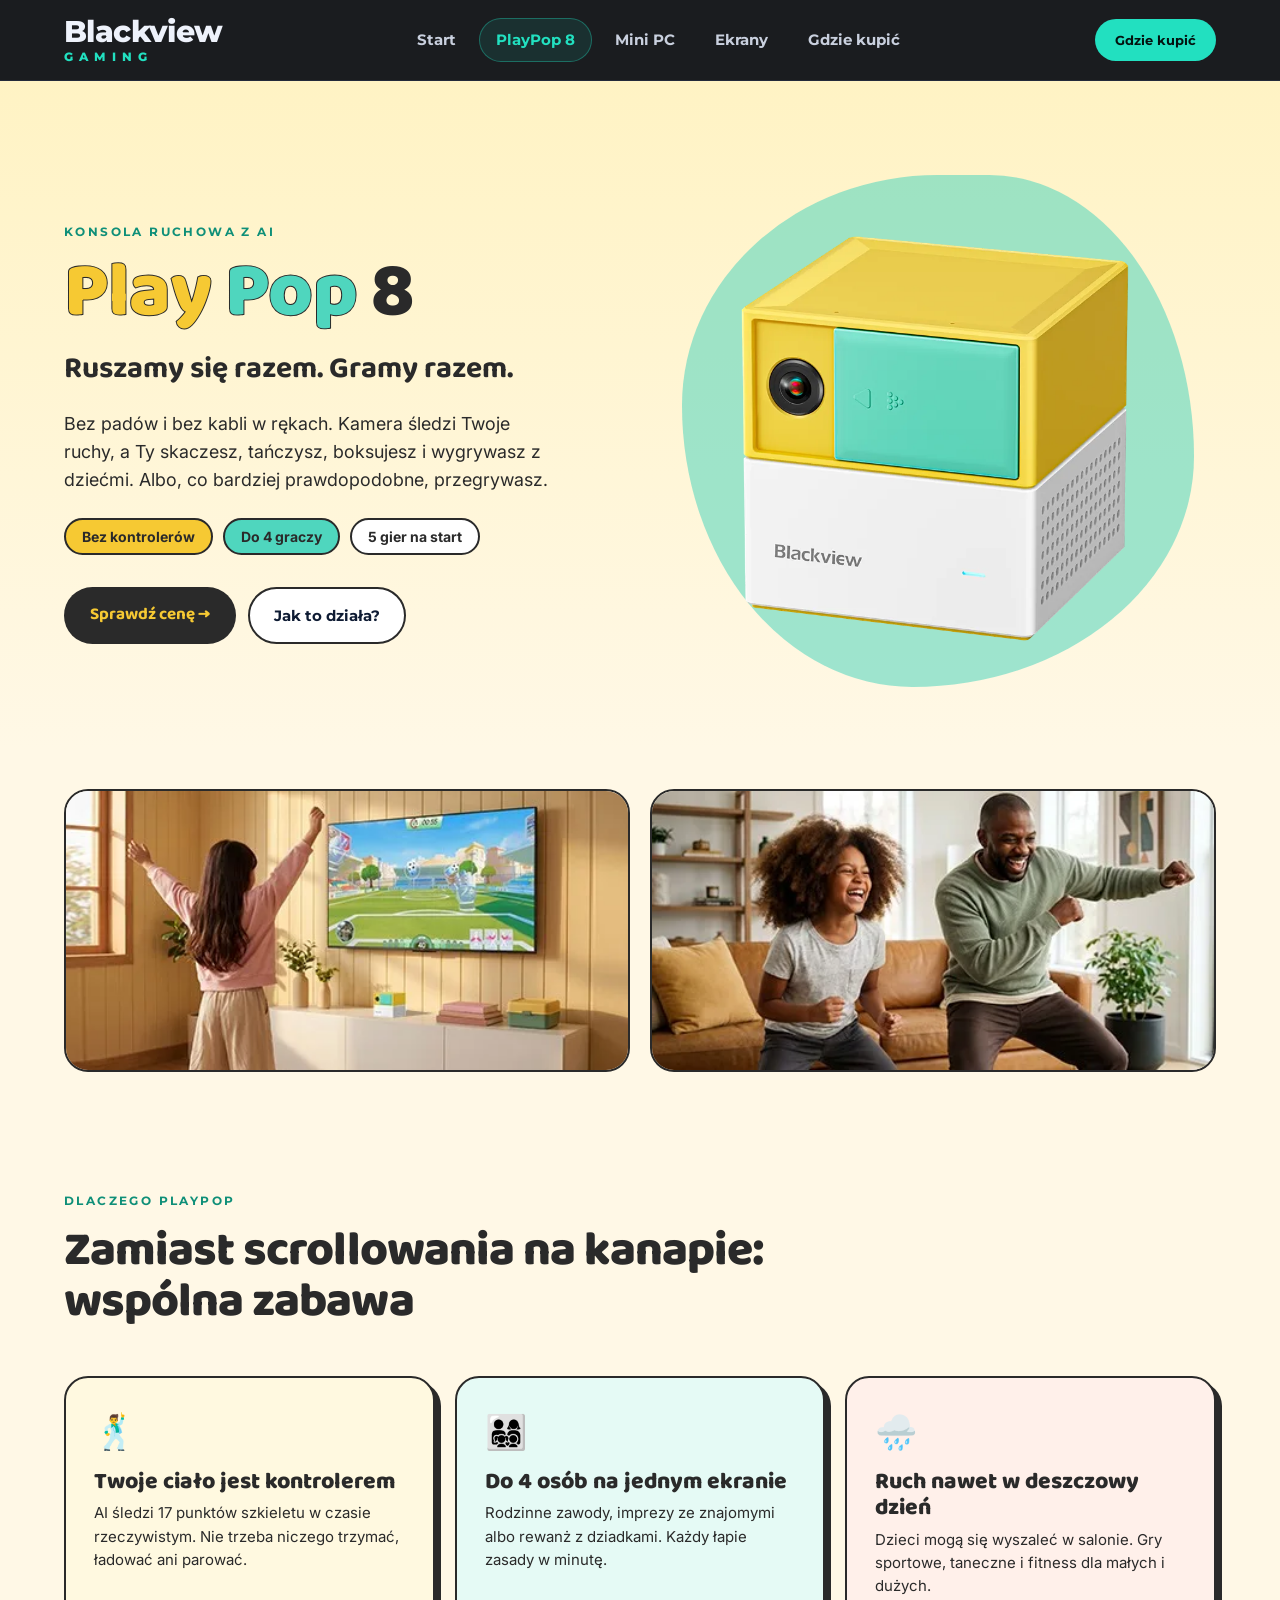
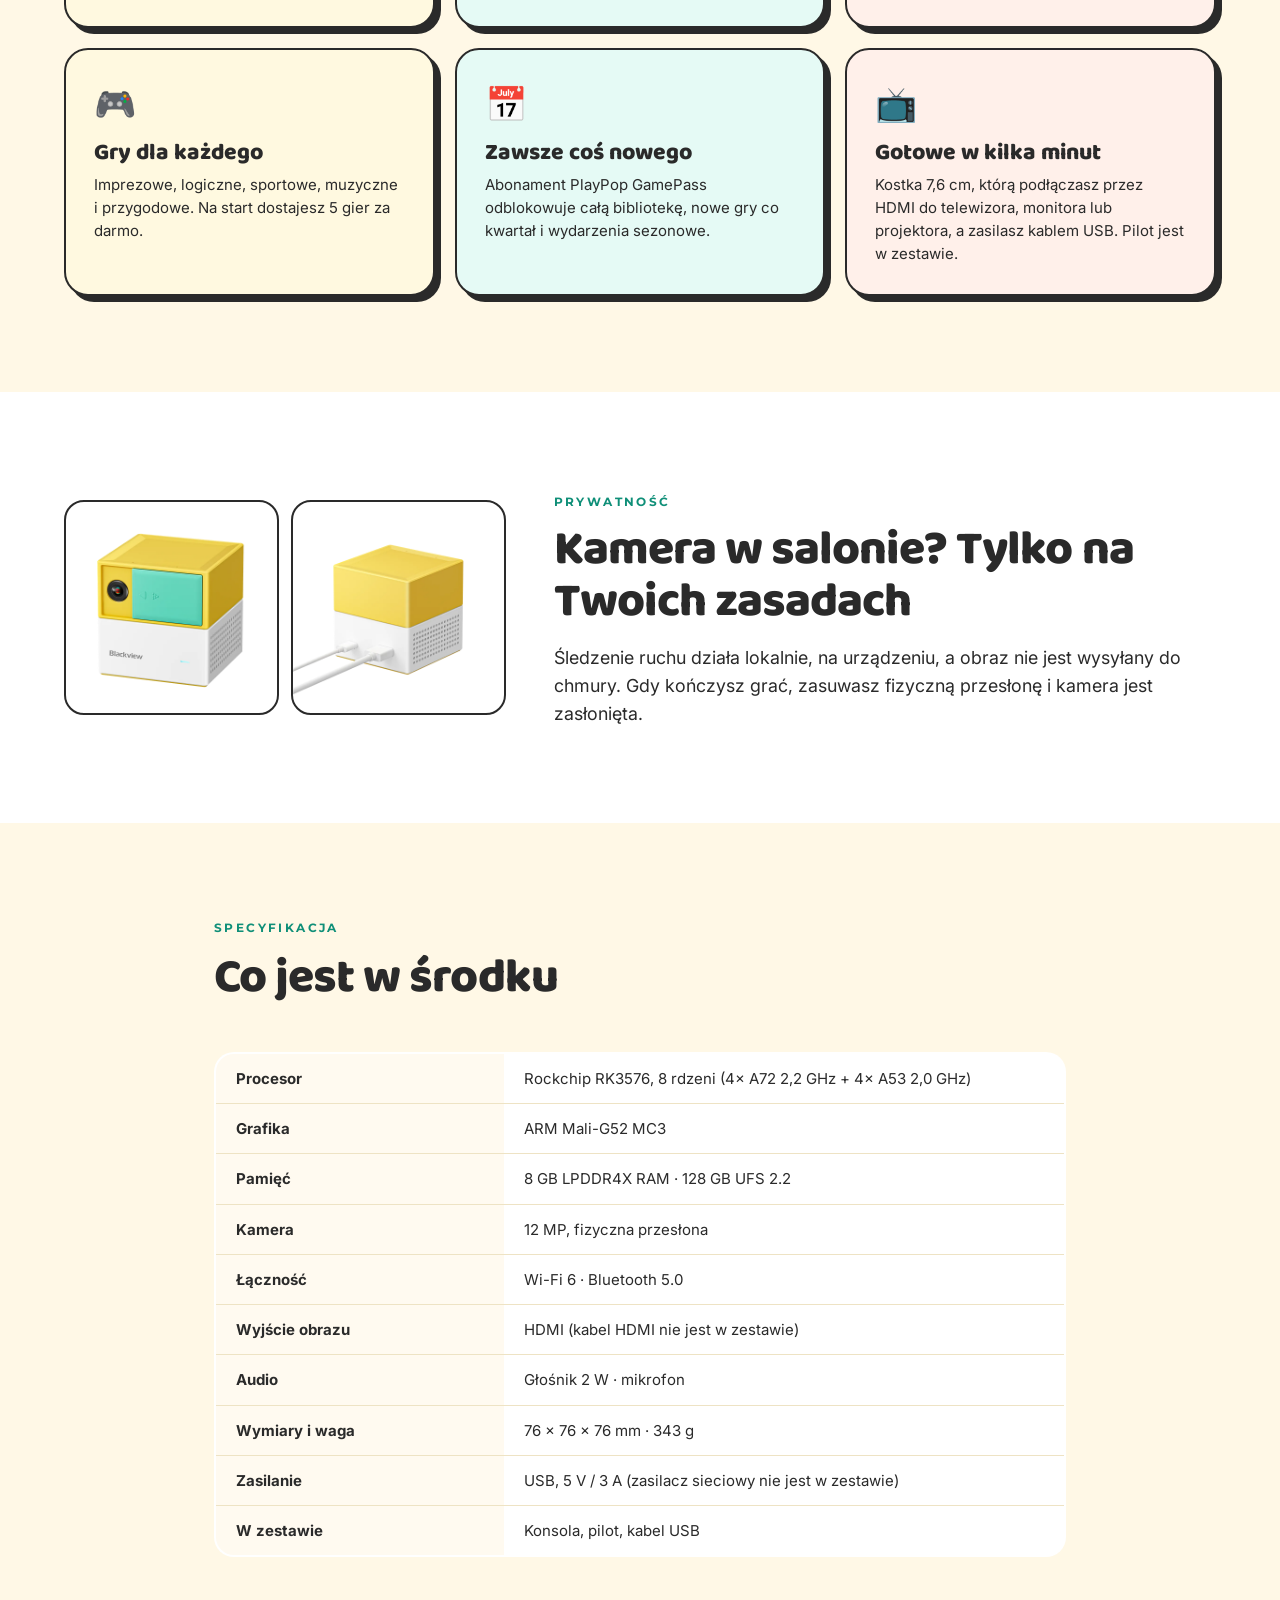
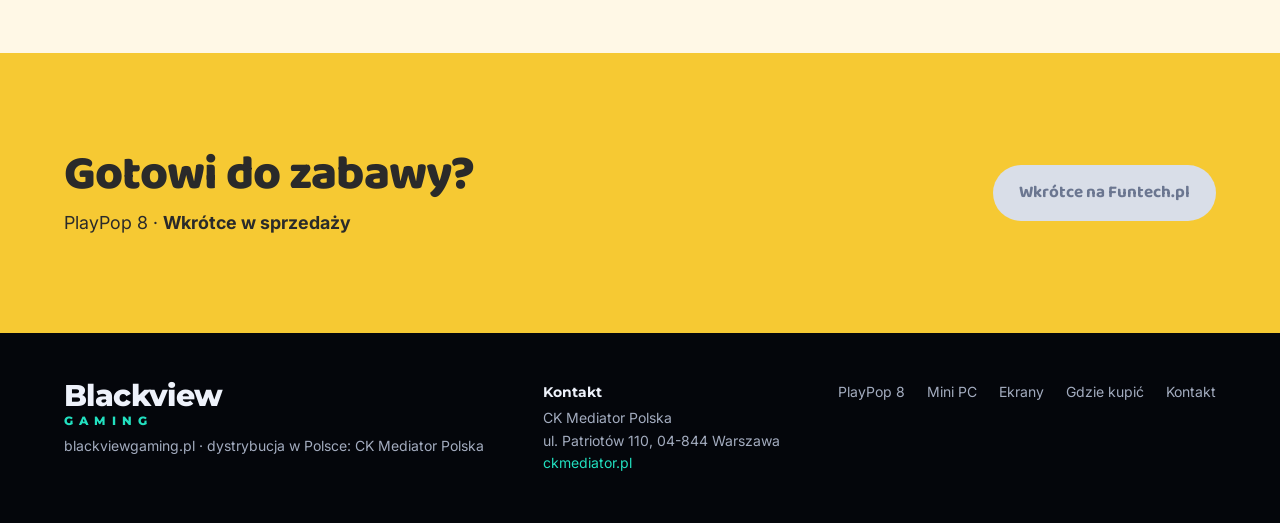
<file: playpop.html>
<!doctype html>
<html lang="pl">
<head>
  <meta charset="utf-8">
  <meta name="viewport" content="width=device-width, initial-scale=1">
  <meta name="robots" content="noindex, nofollow">
  <title>PlayPop 8 – rodzinna konsola ruchowa | blackviewgaming.pl</title>
  <meta name="description" content="Blackview PlayPop 8: konsola ruchowa z AI dla całej rodziny. Bez kontrolerów, do 4 graczy, prywatność dzięki przetwarzaniu lokalnemu.">
  <link rel="preconnect" href="https://fonts.googleapis.com">
  <link rel="preconnect" href="https://fonts.gstatic.com" crossorigin>
  <link href="https://fonts.googleapis.com/css2?family=Baloo+2:wght@700;800&family=Inter:wght@400;500;600;700&family=Montserrat:ital,wght@0,700;0,800;1,800&display=swap" rel="stylesheet">
  <link rel="stylesheet" href="assets/css/style.css">
</head>
<body class="pop">

<header class="site-head">
  <div class="wrap">
    <a href="index.html" class="logo">Blackview <small>Gaming</small></a>
    <nav class="nav">
      <a href="index.html">Start</a>
      <a href="playpop.html" class="active">PlayPop 8</a>
      <a href="minipc.html">Mini PC</a>
      <a href="ekrany.html">Ekrany</a>
      <a href="index.html#gdzie-kupic">Gdzie kupić</a>
    </nav>
    <a href="#kup" class="btn btn-neon" style="padding:9px 18px;font-size:13px">Gdzie kupić</a>
  </div>
</header>

<!-- ============ HERO ============ -->
<section class="pop-hero">
  <div class="wrap grid">
    <div>
      <span class="eyebrow">Konsola ruchowa z AI</span>
      <h1 class="h-pop" style="margin-top:12px"><span class="y">Play</span> <span class="m">Pop</span> 8</h1>
      <p class="tagline">Ruszamy się razem. Gramy razem.</p>
      <p class="lead" style="max-width:500px">Bez padów i bez kabli w rękach. Kamera śledzi Twoje ruchy, a Ty skaczesz, tańczysz, boksujesz i wygrywasz z dziećmi. Albo, co bardziej prawdopodobne, przegrywasz.</p>
      <div class="pop-pills">
        <span class="pill y">Bez kontrolerów</span>
        <span class="pill m">Do 4 graczy</span>
        <span class="pill">5 gier na start</span>
      </div>
      <div style="display:flex;gap:12px;flex-wrap:wrap">
        <a href="#kup" class="btn btn-pop">Sprawdź cenę →</a>
        <a href="#jak" class="btn btn-ghost-light" style="border-color:var(--pop-ink)">Jak to działa?</a>
      </div>
    </div>
    <div class="visual">
      <div class="blob"></div>
      <img src="assets/img/playpop-front.webp" width="900" height="900" alt="Blackview PlayPop 8 – kostka z kamerą">
    </div>
  </div>
</section>

<!-- ============ ZDJĘCIA LIFESTYLE ============ -->
<section style="padding-top:40px">
  <div class="wrap">
    <div class="pop-photos">
      <img src="assets/img/playpop-life-1.webp" width="468" height="234" loading="lazy" decoding="async" alt="Dziecko grające w PlayPop przed telewizorem">
      <img src="assets/img/playpop-life-2.webp" width="468" height="232" loading="lazy" decoding="async" alt="Rodzic i dziecko grają razem w PlayPop">
    </div>
  </div>
</section>

<!-- ============ FEATURES ============ -->
<section id="jak" style="padding-top:24px">
  <div class="wrap">
    <div class="section-head">
      <span class="eyebrow">Dlaczego PlayPop</span>
      <h2 class="h-section">Zamiast scrollowania na kanapie: wspólna zabawa</h2>
    </div>
    <div class="pop-feats">
      <div class="pop-feat">
        <div class="ico">🕺</div>
        <h4>Twoje ciało jest kontrolerem</h4>
        <p>AI śledzi 17 punktów szkieletu w czasie rzeczywistym. Nie trzeba niczego trzymać, ładować ani parować.</p>
      </div>
      <div class="pop-feat">
        <div class="ico">👨‍👩‍👧‍👦</div>
        <h4>Do 4 osób na jednym ekranie</h4>
        <p>Rodzinne zawody, imprezy ze znajomymi albo rewanż z dziadkami. Każdy łapie zasady w minutę.</p>
      </div>
      <div class="pop-feat">
        <div class="ico">🌧️</div>
        <h4>Ruch nawet w deszczowy dzień</h4>
        <p>Dzieci mogą się wyszaleć w salonie. Gry sportowe, taneczne i fitness dla małych i dużych.</p>
      </div>
      <div class="pop-feat">
        <div class="ico">🎮</div>
        <h4>Gry dla każdego</h4>
        <p>Imprezowe, logiczne, sportowe, muzyczne i przygodowe. Na start dostajesz 5 gier za darmo.</p>
      </div>
      <div class="pop-feat">
        <div class="ico">📅</div>
        <h4>Zawsze coś nowego</h4>
        <p>Abonament PlayPop GamePass odblokowuje całą bibliotekę, nowe gry co kwartał i wydarzenia sezonowe.</p>
      </div>
      <div class="pop-feat">
        <div class="ico">📺</div>
        <h4>Gotowe w kilka minut</h4>
        <p>Kostka 7,6 cm, którą podłączasz przez HDMI do telewizora, monitora lub projektora, a zasilasz kablem USB. Pilot jest w zestawie.</p>
      </div>
    </div>
  </div>
</section>

<!-- ============ PRYWATNOŚĆ ============ -->
<section style="background:#fff">
  <div class="wrap pop-privacy">
    <div class="imgs">
      <img src="assets/img/playpop-front.webp" width="900" height="900" alt="PlayPop 8 z odsłoniętą kamerą">
      <img src="assets/img/playpop-back.webp" width="900" height="900" loading="lazy" decoding="async" alt="PlayPop 8 – tył z przewodami">
    </div>
    <div>
      <span class="eyebrow">Prywatność</span>
      <h2 class="h-section" style="margin:12px 0 16px">Kamera w salonie? Tylko na Twoich zasadach</h2>
      <p class="lead">Śledzenie ruchu działa lokalnie, na urządzeniu, a obraz nie jest wysyłany do chmury. Gdy kończysz grać, zasuwasz fizyczną przesłonę i kamera jest zasłonięta.</p>
    </div>
  </div>
</section>

<!-- ============ SPECYFIKACJA ============ -->
<section>
  <div class="wrap" style="max-width:900px">
    <div class="section-head">
      <span class="eyebrow">Specyfikacja</span>
      <h2 class="h-section">Co jest w środku</h2>
    </div>
    <table class="spec-table">
      <tr><th>Procesor</th><td>Rockchip RK3576, 8 rdzeni (4× A72 2,2 GHz + 4× A53 2,0 GHz)</td></tr>
      <tr><th>Grafika</th><td>ARM Mali-G52 MC3</td></tr>
      <tr><th>Pamięć</th><td>8 GB LPDDR4X RAM · 128 GB UFS 2.2</td></tr>
      <tr><th>Kamera</th><td>12 MP, fizyczna przesłona</td></tr>
      <tr><th>Łączność</th><td>Wi-Fi 6 · Bluetooth 5.0</td></tr>
      <tr><th>Wyjście obrazu</th><td>HDMI (kabel HDMI nie jest w zestawie)</td></tr>
      <tr><th>Audio</th><td>Głośnik 2 W · mikrofon</td></tr>
      <tr><th>Wymiary i waga</th><td>76 × 76 × 76 mm · 343 g</td></tr>
      <tr><th>Zasilanie</th><td>USB, 5 V / 3 A (zasilacz sieciowy nie jest w zestawie)</td></tr>
      <tr><th>W zestawie</th><td>Konsola, pilot, kabel USB</td></tr>
    </table>
  </div>
</section>

<!-- ============ KUP ============ -->
<section id="kup" style="background:var(--pop-yellow)">
  <div class="wrap" style="display:flex;justify-content:space-between;align-items:center;gap:32px;flex-wrap:wrap">
    <div>
      <h2 class="h-section">Gotowi do zabawy?</h2>
      <p class="lead" style="margin-top:8px">PlayPop 8 · <strong data-shop-price="playpop8">–</strong></p>
    </div>
    <div style="display:flex;gap:12px;flex-wrap:wrap">
      <a href="#" data-shop="playpop8" class="btn btn-pop">Kup w sklepie →</a>
    </div>
  </div>
</section>

<footer class="site-foot">
  <div class="wrap">
    <div>
      <div class="logo">Blackview <small>Gaming</small></div>
      <p style="margin-top:8px">blackviewgaming.pl · dystrybucja w Polsce: CK Mediator Polska</p>
    </div>
    <div class="foot-contact" id="kontakt">
      <strong>Kontakt</strong>
      CK Mediator Polska<br>
      ul. Patriotów 110, 04-844 Warszawa<br>
      <a href="https://ckmediator.pl/" target="_blank" rel="noopener">ckmediator.pl</a>
    </div>
    <nav>
      <a href="playpop.html">PlayPop 8</a>
      <a href="minipc.html">Mini PC</a>
      <a href="ekrany.html">Ekrany</a>
      <a href="index.html#gdzie-kupic">Gdzie kupić</a>
      <a href="#kontakt">Kontakt</a>
    </nav>
  </div>
</footer>

<script src="assets/js/shop.js"></script>
</body>
</html>
</file>
<file: assets/css/style.css>
/* ==========================================================
   Blackview Gaming – makieta (CK Mediator)
   Dwa światy: jasny "office" + ciemny "gaming", plus PlayPop
   ========================================================== */

:root {
  /* office – jasny */
  --office-bg: #f4f6fb;
  --office-surface: #ffffff;
  --office-ink: #0e1b33;
  --office-muted: #5b6780;
  --office-blue: #0b47a8;
  --office-line: #dde3ee;

  /* gaming – ciemny */
  --game-bg: #07090f;
  --game-surface: #11151f;
  --game-surface-2: #181d2a;
  --game-ink: #eef2fb;
  --game-muted: #8e98ad;
  --game-line: #232a3a;

  /* akcenty wspólne */
  --cyan: #22e0c0;
  --magenta: #c24cff;

  /* PlayPop */
  --pop-yellow: #f6c933;
  --pop-mint: #4fd6be;
  --pop-cream: #fff8e6;
  --pop-coral: #ff7a59;
  --pop-ink: #2a2a2a;

  --radius: 18px;
  --max: 1200px;
  --font-head: "Montserrat", system-ui, sans-serif;
  --font-body: "Inter", system-ui, sans-serif;
  --font-pop: "Baloo 2", "Montserrat", system-ui, sans-serif;
}

* { box-sizing: border-box; margin: 0; padding: 0; }
html { scroll-behavior: smooth; }
body {
  font-family: var(--font-body);
  background: var(--office-bg);
  color: var(--office-ink);
  line-height: 1.55;
  -webkit-font-smoothing: antialiased;
}
img { max-width: 100%; height: auto; display: block; }
a { color: inherit; text-decoration: none; }

.wrap { width: 100%; max-width: var(--max); margin: 0 auto; padding: 0 24px; }

/* ---------- pasek makiety ---------- */
.mock-bar {
  background: repeating-linear-gradient(45deg, #ffe066 0 14px, #ffd43b 14px 28px);
  color: #3b2f00;
  font-size: 13px;
  font-weight: 600;
  text-align: center;
  padding: 6px 16px;
}

/* ---------- nagłówek ---------- */
.site-head {
  position: sticky; top: 0; z-index: 50;
  background: rgba(7, 9, 15, .92);
  backdrop-filter: blur(10px);
  border-bottom: 1px solid var(--game-line);
  color: var(--game-ink);
}
.site-head .wrap { display: flex; align-items: center; justify-content: space-between; height: 80px; gap: 16px; }
/* logo: GAMING pod napisem Blackview */
.logo { font-family: var(--font-head); font-weight: 800; font-size: 30px; line-height: 1; letter-spacing: -.02em; display: inline-flex; flex-direction: column; align-items: flex-start; gap: 4px; }
.logo small { font-weight: 800; font-size: 12px; line-height: 1; letter-spacing: .52em; margin-right: -.52em; text-transform: uppercase; color: var(--cyan); }
.nav { display: flex; gap: 6px; font-family: var(--font-head); font-size: 15px; font-weight: 700; }
.nav a { color: #c9d0de; padding: 9px 16px; border-radius: 999px; border: 1px solid transparent; transition: color .2s, background .2s, border-color .2s; }
.nav a:hover { color: #fff; background: var(--game-surface-2); }
.nav a.active { color: var(--cyan); background: rgba(34, 224, 192, .1); border-color: rgba(34, 224, 192, .35); }

/* ---------- przyciski ---------- */
.btn {
  display: inline-flex; align-items: center; gap: 8px;
  font-family: var(--font-head); font-weight: 700; font-size: 15px;
  padding: 13px 24px; border-radius: 999px; border: 2px solid transparent;
  transition: transform .15s, box-shadow .2s, background .2s;
  cursor: pointer;
}
.btn:hover { transform: translateY(-2px); }
.btn-blue { background: var(--office-blue); color: #fff; }
.btn-blue:hover { box-shadow: 0 10px 24px rgba(11, 71, 168, .3); }
.btn-neon { background: var(--cyan); color: #04120f; }
.btn-neon:hover { box-shadow: 0 0 28px rgba(34, 224, 192, .55); }
.btn-ghost-dark { border-color: #4a5672; color: var(--game-ink); }
.btn-ghost-dark:hover { border-color: var(--cyan); }
.btn-ghost-light { border-color: var(--office-line); color: var(--office-ink); background: #fff; }
.btn-pop { background: var(--pop-ink); color: var(--pop-yellow); font-family: var(--font-pop); font-size: 17px; }
.btn { white-space: nowrap; }
section[id] { scroll-margin-top: 80px; }
.product .price .is-text { font-size: 17px; }
.btn.is-soon { background: #d9dee8; color: #6b7690; border-color: transparent; cursor: not-allowed; box-shadow: none; transform: none; }

/* ---------- pora dnia: ikona + godzina (zamiast drobnego "7:58 – 17:00") ---------- */
.time-badge {
  display: inline-flex; align-items: center; gap: 10px;
  font-family: var(--font-head); font-weight: 800; font-size: 16px;
  letter-spacing: .1em; text-transform: uppercase;
  padding: 7px 16px 7px 10px; border-radius: 999px;
}
.time-badge .ti { width: 24px; height: 24px; fill: none; stroke: currentColor; stroke-width: 2; stroke-linecap: round; stroke-linejoin: round; }
.col-light .time-badge, .mode-light .time-badge { color: var(--office-blue); background: #e3eafa; }
.col-dark .time-badge, .mode-dark .time-badge { color: var(--cyan); background: rgba(34, 224, 192, .12); }
.mode .time-badge { margin-bottom: 16px; }

/* ---------- typografia ---------- */
.eyebrow {
  font-family: var(--font-head); font-weight: 700; font-size: 12px;
  letter-spacing: .2em; text-transform: uppercase;
}
.h-display {
  font-family: var(--font-head); font-weight: 800; font-style: italic;
  text-transform: uppercase; line-height: .95; letter-spacing: -.02em;
  font-size: clamp(40px, 6.4vw, 84px);
}
.h-section {
  font-family: var(--font-head); font-weight: 800; letter-spacing: -.02em;
  font-size: clamp(28px, 3.6vw, 44px); line-height: 1.08;
}
.lead { font-size: clamp(16px, 1.4vw, 19px); }
.hl-cyan { color: var(--cyan); }
.hl-blue { color: var(--office-blue); }
.hl-mag { color: var(--magenta); }

section { padding: 96px 0; }
.section-head { max-width: 720px; margin-bottom: 48px; }
.section-head .eyebrow { margin-bottom: 14px; display: block; }
.section-head p { margin-top: 16px; }

/* ==========================================================
   HERO – podział jasny / ciemny
   ========================================================== */
.split-hero { position: relative; min-height: 640px; overflow: hidden; }
.split-hero .side { position: absolute; inset: 0; }
.split-hero .side-light {
  background:
    radial-gradient(circle at 20% 30%, #ffffff 0, transparent 55%),
    linear-gradient(135deg, #eef2f9, #dfe6f3);
  clip-path: polygon(0 0, 58% 0, 42% 100%, 0 100%);
}
.split-hero .side-dark {
  background:
    radial-gradient(circle at 80% 70%, rgba(194, 76, 255, .22), transparent 45%),
    radial-gradient(circle at 70% 20%, rgba(34, 224, 192, .18), transparent 40%),
    var(--game-bg);
  clip-path: polygon(58% 0, 100% 0, 100% 100%, 42% 100%);
}
.split-hero .seam {
  position: absolute; inset: 0;
  background: linear-gradient(var(--cyan), var(--magenta));
  clip-path: polygon(57.85% 0, 58.15% 0, 42.15% 100%, 41.85% 100%);
  filter: drop-shadow(0 0 10px var(--cyan));
}
.split-hero .content {
  position: relative; z-index: 2;
  display: grid; grid-template-columns: 1fr 1fr; min-height: 640px; align-items: center;
}
.split-hero .col { padding: 64px 0; }
.split-hero .col-light { color: var(--office-ink); padding-right: 64px; }
.split-hero .col-dark { color: var(--game-ink); padding-left: 96px; text-align: right; }
.split-hero .col-light .eyebrow { color: var(--office-blue); }
.split-hero .col-dark .eyebrow { color: var(--cyan); }
.split-hero .h-display { margin: 16px 0 20px; }
.split-hero .col-light .lead { color: var(--office-muted); max-width: 420px; }
.split-hero .col-dark .lead { color: var(--game-muted); max-width: 420px; margin-left: auto; }
.split-hero .ctas { display: flex; gap: 12px; margin-top: 32px; flex-wrap: wrap; }
.split-hero .col-dark .ctas { justify-content: flex-end; }
.hero-tag {
  position: absolute; z-index: 3; left: 50%; bottom: 36px; transform: translateX(-50%);
  background: var(--game-bg); color: var(--game-ink);
  border: 1px solid var(--game-line); border-radius: 999px;
  padding: 10px 22px; font-family: var(--font-head); font-weight: 700; font-size: 14px;
  white-space: nowrap; box-shadow: 0 10px 30px rgba(0, 0, 0, .35);
}
.hero-tag span { color: var(--cyan); }

/* ==========================================================
   Karty produktów (hub)
   ========================================================== */
.hub-cards { display: grid; grid-template-columns: repeat(3, 1fr); gap: 24px; }
.hub-card {
  position: relative; border-radius: 24px; overflow: hidden;
  min-height: 460px; display: flex; flex-direction: column; justify-content: flex-end;
  padding: 32px; transition: transform .25s, box-shadow .25s;
}
.hub-card:hover { transform: translateY(-6px); box-shadow: 0 24px 50px rgba(14, 27, 51, .18); }
.hub-card .visual { position: absolute; inset: 0 0 auto 0; height: 62%; display: grid; place-items: center; padding: 28px; }
.hub-card .visual img { max-height: 100%; object-fit: contain; filter: drop-shadow(0 18px 30px rgba(0, 0, 0, .25)); }
.hub-card h3 { font-family: var(--font-head); font-weight: 800; font-size: 28px; letter-spacing: -.02em; position: relative; }
.hub-card p { margin-top: 8px; font-size: 15px; position: relative; }
.hub-card .more { margin-top: 18px; font-family: var(--font-head); font-weight: 700; font-size: 14px; position: relative; }
.hub-card .more::after { content: " →"; }

.card-pop { background: linear-gradient(160deg, var(--pop-yellow) 0 55%, var(--pop-cream) 55%); color: var(--pop-ink); }
.card-pop h3 { font-family: var(--font-pop); font-size: 34px; }
.card-pop .more { color: #0f8f78; }

.card-pc { background: linear-gradient(115deg, #e9eef7 0 50%, var(--game-bg) 50%); color: var(--game-ink); }
.card-pc .text { background: rgba(7, 9, 15, .86); margin: -12px; padding: 20px; border-radius: 16px; position: relative; }
.card-pc .more { color: var(--cyan); }

.card-screen { background: linear-gradient(245deg, #e9eef7 0 50%, #0d1220 50%); color: var(--game-ink); }
.card-screen .text { background: rgba(7, 9, 15, .86); margin: -12px; padding: 20px; border-radius: 16px; position: relative; }
.card-screen .more { color: var(--cyan); }

/* placeholder packshotu (grafiki z SharePoint) */
.ph {
  width: 100%; height: 100%; min-height: 180px;
  border: 2px dashed rgba(127, 140, 165, .55); border-radius: 16px;
  display: grid; place-items: center; text-align: center;
  font-size: 13px; font-weight: 600; color: #7f8ca5; padding: 16px;
  background: rgba(255, 255, 255, .04);
}
.ph strong { display: block; font-family: var(--font-head); font-size: 15px; color: inherit; }

/* ==========================================================
   Sekcja: granie bez drogiego PC (ciemna)
   ========================================================== */
.dark { background: var(--game-bg); color: var(--game-ink); }
.dark .section-head p, .dark .muted { color: var(--game-muted); }
.dark .eyebrow { color: var(--cyan); }

.compare { display: grid; grid-template-columns: 1fr auto 1fr; gap: 24px; align-items: stretch; }
.compare .box { border-radius: var(--radius); padding: 32px; border: 1px solid var(--game-line); background: var(--game-surface); }
.compare .box.win { border-color: rgba(34, 224, 192, .5); box-shadow: 0 0 0 1px rgba(34, 224, 192, .2), 0 20px 50px rgba(34, 224, 192, .08); }
.compare .vs { align-self: center; font-family: var(--font-head); font-weight: 800; font-style: italic; font-size: 28px; color: var(--magenta); }
.compare h4 { font-family: var(--font-head); font-size: 20px; font-weight: 800; margin-bottom: 6px; }
.compare .price { font-family: var(--font-head); font-weight: 800; font-size: 40px; margin: 14px 0; letter-spacing: -.02em; }
.compare .box:not(.win) .price { color: var(--game-muted); text-decoration: line-through; text-decoration-color: var(--magenta); }
.compare .box.win .price { color: var(--cyan); }
.compare ul { list-style: none; display: grid; gap: 10px; font-size: 15px; color: var(--game-muted); }
.compare li::before { content: "▸ "; color: var(--cyan); }
.footnote { font-size: 12px; color: var(--game-muted); margin-top: 20px; }

.steps { display: grid; grid-template-columns: repeat(3, 1fr); gap: 20px; margin-top: 56px; }
.step { background: var(--game-surface); border: 1px solid var(--game-line); border-radius: var(--radius); padding: 28px; }
.step .num { font-family: var(--font-head); font-weight: 800; font-style: italic; font-size: 44px; line-height: 1; background: linear-gradient(var(--cyan), var(--magenta)); -webkit-background-clip: text; background-clip: text; color: transparent; }
.step h4 { font-family: var(--font-head); font-weight: 800; font-size: 19px; margin: 12px 0 6px; }
.step p { font-size: 15px; color: var(--game-muted); }

/* ==========================================================
   PlayPop – pas na hubie i podstrona
   ========================================================== */
.pop { background: var(--pop-cream); color: var(--pop-ink); font-family: var(--font-body); }
.pop .h-pop { font-family: var(--font-pop); font-weight: 800; line-height: 1; letter-spacing: -.01em; font-size: clamp(40px, 6vw, 80px); }
.pop .h-pop .y { color: var(--pop-yellow); -webkit-text-stroke: 2px var(--pop-ink); paint-order: stroke fill; }
.pop .h-pop .m { color: var(--pop-mint); -webkit-text-stroke: 2px var(--pop-ink); paint-order: stroke fill; }
.pop .h-section { font-family: var(--font-pop); font-size: clamp(30px, 4vw, 48px); }
.pop .eyebrow { color: #0f8f78; }

.pop-band { display: grid; grid-template-columns: 1.1fr .9fr; gap: 48px; align-items: center; }
.pop-band .visual { position: relative; }
.pop-band .visual::before { content: ""; position: absolute; inset: 8% 6%; background: var(--pop-yellow); border-radius: 40% 60% 55% 45% / 50% 45% 55% 50%; }
.pop-band .visual img { position: relative; }
.pop-pills { display: flex; flex-wrap: wrap; gap: 10px; margin: 24px 0 32px; }
.pill { background: #fff; border: 2px solid var(--pop-ink); border-radius: 999px; padding: 6px 16px; font-weight: 700; font-size: 14px; }
.pill.y { background: var(--pop-yellow); }
.pill.m { background: var(--pop-mint); }

.pop-hero { background: linear-gradient(180deg, #fff3c4, var(--pop-cream)); padding: 72px 0 40px; overflow: hidden; }
.pop-hero .grid { display: grid; grid-template-columns: 1fr 1fr; gap: 40px; align-items: center; }
.pop-hero .tagline { font-family: var(--font-pop); font-weight: 700; font-size: clamp(22px, 2.4vw, 30px); margin: 14px 0 18px; }
.pop-hero .visual { position: relative; }
.pop-hero .visual .blob { position: absolute; inset: 4%; background: var(--pop-mint); border-radius: 50% 40% 55% 45% / 45% 55% 45% 55%; opacity: .55; }
.pop-hero .visual img { position: relative; }

.pop-feats { display: grid; grid-template-columns: repeat(3, 1fr); gap: 20px; }
.pop-feat { background: #fff; border: 2px solid var(--pop-ink); border-radius: 24px; padding: 28px; box-shadow: 6px 6px 0 var(--pop-ink); }
.pop-feat:nth-child(3n+1) { background: #fff9e0; }
.pop-feat:nth-child(3n+2) { background: #e5faf5; }
.pop-feat:nth-child(3n) { background: #fff0ea; }
.pop-feat .ico { font-size: 34px; }
.pop-feat h4 { font-family: var(--font-pop); font-weight: 800; font-size: 23px; margin: 10px 0 6px; line-height: 1.15; }
.pop-feat p { font-size: 15px; }

.pop-photos { display: grid; grid-template-columns: 1fr 1fr; gap: 20px; }
.pop-photos img { border-radius: 24px; border: 2px solid var(--pop-ink); width: 100%; aspect-ratio: 2 / 1; object-fit: cover; }

.pop-privacy { display: grid; grid-template-columns: .8fr 1.2fr; gap: 48px; align-items: center; }
.pop-privacy .imgs { display: grid; grid-template-columns: 1fr 1fr; gap: 12px; }
.pop-privacy .imgs img { background: #fff; border-radius: 20px; border: 2px solid var(--pop-ink); }

.spec-table { width: 100%; border-collapse: collapse; font-size: 15px; background: #fff; border: 2px solid var(--pop-ink); border-radius: 20px; overflow: hidden; }
.spec-table th, .spec-table td { text-align: left; padding: 13px 20px; border-bottom: 1px solid #eee3c4; vertical-align: top; }
.spec-table th { width: 34%; font-weight: 700; background: #fffaf0; }
.spec-table tr:last-child th, .spec-table tr:last-child td { border-bottom: 0; }

.notice { border-left: 4px solid var(--pop-coral); background: #fff; padding: 16px 20px; border-radius: 0 14px 14px 0; font-size: 14px; margin-top: 24px; }

/* ==========================================================
   Podstrony mini PC / ekrany (split light/dark)
   ========================================================== */
.page-hero { position: relative; overflow: hidden; color: var(--game-ink); background: var(--game-bg); padding: 88px 0 72px; }
/* ukos jak w hero strony głównej: jasna część szersza, żeby nagłówek nie wchodził na czarne tło */
.page-hero::before {
  content: ""; position: absolute; inset: 0;
  background: #e9eef7;
  /* liczone od środka strony (tam jest granica kolumn), więc nie wędruje przy szerokich ekranach */
  clip-path: polygon(0 0, calc(50% + 80px) 0, calc(50% - 80px) 100%, 0 100%);
}
.page-hero::after {
  content: ""; position: absolute; inset: 0;
  background: linear-gradient(var(--cyan), var(--magenta));
  clip-path: polygon(calc(50% + 78px) 0, calc(50% + 82px) 0, calc(50% - 78px) 100%, calc(50% - 82px) 100%);
  filter: drop-shadow(0 0 10px var(--cyan));
}
.page-hero .grid { position: relative; z-index: 2; display: grid; grid-template-columns: 1fr 1fr; gap: 40px; align-items: center; }
.page-hero .left { color: var(--office-ink); padding-right: 32px; }
.page-hero .left .eyebrow { color: var(--office-blue); }
.page-hero .left p { color: var(--office-muted); margin-top: 16px; max-width: 340px; }
.page-hero .left .h-display { font-size: clamp(30px, 3.6vw, 48px); }
.page-hero .right { padding-left: 48px; }
.page-hero .right .h-display { font-size: clamp(30px, 3.6vw, 48px); } /* ten sam rozmiar co po lewej */
.page-hero .right p { color: var(--game-muted); margin-top: 16px; max-width: 520px; }
.page-hero .ctas { display: flex; gap: 12px; margin-top: 28px; flex-wrap: wrap; }

.modes { display: grid; grid-template-columns: 1fr 1fr; border-radius: 24px; overflow: hidden; border: 1px solid var(--office-line); }
.mode { padding: 40px; }
.mode-light { background: #fff; color: var(--office-ink); }
.mode-dark { background: var(--game-bg); color: var(--game-ink); }
.mode .eyebrow { display: block; margin-bottom: 10px; }
.mode-light .eyebrow { color: var(--office-blue); }
.mode-dark .eyebrow { color: var(--cyan); }
.mode h3 { font-family: var(--font-head); font-weight: 800; font-size: 26px; letter-spacing: -.02em; margin-bottom: 18px; }
.mode ul { list-style: none; display: grid; gap: 12px; font-size: 15px; }
.mode-light li::before { content: "✓ "; color: var(--office-blue); font-weight: 700; }
.mode-dark li::before { content: "▸ "; color: var(--cyan); }
.mode-dark li { color: var(--game-muted); }
.mode-dark li strong { color: var(--game-ink); }

.products { display: grid; grid-template-columns: repeat(3, 1fr); gap: 24px; }.product {
  background: var(--office-surface); border: 1px solid var(--office-line); border-radius: 24px;
  overflow: hidden; display: flex; flex-direction: column;
}
/* jedno tło dla wszystkich packshotów (bez ukośnego czarnego klina) */
.product .top { background: radial-gradient(ellipse at 50% 65%, #ffffff 0, #e9eef7 75%); border-bottom: 1px solid var(--office-line); padding: 28px 32px; height: 230px; }
.product .top .ph { color: #8a95ab; }
.product .top img { width: 100%; height: 100%; object-fit: contain; filter: drop-shadow(0 14px 22px rgba(0, 0, 0, .3)); }
.product .body { padding: 28px; display: flex; flex-direction: column; flex: 1; }
.product .badge { align-self: flex-start; font-size: 11px; font-weight: 700; letter-spacing: .12em; text-transform: uppercase; padding: 5px 10px; border-radius: 6px; background: #e8eefb; color: var(--office-blue); margin-bottom: 12px; }
.product .badge.g { background: #e3fbf6; color: #0c8b74; }
.product h3 { font-family: var(--font-head); font-weight: 800; font-size: 26px; letter-spacing: -.02em; }
.product .sub { color: var(--office-muted); font-size: 15px; margin: 6px 0 18px; }
.product dl { display: grid; grid-template-columns: auto 1fr; gap: 8px 14px; font-size: 14px; margin-bottom: 24px; }
.product dt { color: var(--office-muted); }
.product dd { font-weight: 600; }
.product .price-row { margin-top: auto; display: flex; flex-wrap: wrap; align-items: center; justify-content: space-between; gap: 12px; padding-top: 18px; border-top: 1px solid var(--office-line); }
.product .price { font-family: var(--font-head); font-weight: 800; font-size: 22px; }
.product .price small { display: block; font-family: var(--font-body); font-weight: 500; font-size: 12px; color: var(--office-muted); }

.tiers { display: grid; grid-template-columns: repeat(3, 1fr); gap: 20px; }
.tier { background: var(--game-surface); border: 1px solid var(--game-line); border-radius: var(--radius); padding: 28px; }
.tier .lvl { display: flex; gap: 4px; margin-bottom: 16px; }
.tier .lvl i { width: 26px; height: 6px; border-radius: 3px; background: var(--game-line); }
.tier .lvl i.on { background: linear-gradient(90deg, var(--cyan), var(--magenta)); }
.tier h4 { font-family: var(--font-head); font-weight: 800; font-size: 20px; margin-bottom: 8px; }
.tier p { color: var(--game-muted); font-size: 15px; }
.tier .ex { margin-top: 14px; font-size: 14px; color: #c9d0de; }

.usecases { display: grid; grid-template-columns: repeat(4, 1fr); gap: 16px; }
.usecase { background: var(--game-surface); border: 1px solid var(--game-line); border-radius: var(--radius); padding: 24px; }
.usecase .ico { font-size: 28px; }
.usecase h4 { font-family: var(--font-head); font-weight: 800; font-size: 17px; margin: 10px 0 6px; }
.usecase p { color: var(--game-muted); font-size: 14px; }

/* ---------- social / CTA ---------- */
.social { background: linear-gradient(110deg, #ffffff 0 50%, var(--game-bg) 50%); }
.social .grid { display: grid; grid-template-columns: 1fr 1fr; gap: 0; }
.social .half { padding: 24px 48px 24px 0; }
.social .half.dark-side { padding: 24px 0 24px 48px; color: var(--game-ink); }
.social .half.dark-side p { color: var(--game-muted); }
.social p { color: var(--office-muted); margin: 12px 0 24px; }
.social .chips { display: flex; gap: 10px; flex-wrap: wrap; }

/* ---------- gdzie kupić ---------- */
.retailers { display: grid; grid-template-columns: repeat(auto-fit, minmax(220px, 1fr)); gap: 20px; }
.retailer {
  display: flex; flex-direction: column; gap: 6px; padding: 28px;
  background: var(--office-surface); border: 1px solid var(--office-line); border-radius: var(--radius);
  transition: transform .2s, box-shadow .2s;
}
a.retailer:hover { transform: translateY(-4px); box-shadow: 0 18px 40px rgba(14, 27, 51, .12); }
.retailer .r-name { font-family: var(--font-head); font-weight: 800; font-size: 24px; letter-spacing: -.01em; }
.retailer .r-meta { color: var(--office-muted); font-size: 15px; }
.retailer .more { margin-top: 12px; font-family: var(--font-head); font-weight: 700; font-size: 14px; color: var(--office-blue); }
.retailer .more::after { content: " →"; }
.retailer.is-placeholder { background: transparent; border-style: dashed; }
.retailer.is-placeholder .r-name { color: var(--office-muted); }

/* ---------- stopka ---------- */
.site-foot { background: #04060b; color: #a3acbf; font-size: 14px; padding: 48px 0; }
.site-foot .foot-contact { line-height: 1.6; }
.site-foot .foot-contact strong { display: block; color: var(--game-ink); font-family: var(--font-head); margin-bottom: 4px; }
.site-foot .foot-contact a { color: var(--cyan); }
.site-foot .foot-contact { scroll-margin-top: 96px; }
.site-foot .wrap { display: flex; justify-content: space-between; gap: 24px; flex-wrap: wrap; }
.site-foot .logo { color: var(--game-ink); }
.site-foot nav { display: flex; gap: 22px; flex-wrap: wrap; }
.site-foot nav a:hover { color: var(--game-ink); }

/* ==========================================================
   Responsywność
   ========================================================== */
@media (max-width: 980px) {
  .hub-cards, .products, .tiers, .pop-feats, .steps { grid-template-columns: 1fr 1fr; }
  .usecases { grid-template-columns: 1fr 1fr; }
}

@media (max-width: 760px) {
  .wrap { padding: 0 16px; }
  section { padding: 64px 0; }
  /* menu na telefonie: drugi rząd, przewijany w poziomie (wcześniej znikało) */
  .site-head .wrap { flex-wrap: wrap; height: auto; padding-top: 12px; padding-bottom: 8px; row-gap: 8px; }
  .logo { font-size: 24px; }
  .logo small { font-size: 10px; }
  .nav { order: 3; width: 100%; overflow-x: auto; gap: 4px; font-size: 14px; scrollbar-width: none; }
  .nav a { padding: 7px 12px; white-space: nowrap; }
  .site-head .btn { padding: 7px 14px !important; font-size: 12px !important; }
  section[id], .site-foot .foot-contact { scroll-margin-top: 120px; }
  .retailers { grid-template-columns: 1fr; }
  .hub-card { min-height: 540px; }
  .hub-card .visual { height: 56%; }
  html, body { overflow-x: hidden; }

  .split-hero, .split-hero .content { min-height: 0; }
  .split-hero .side-light { clip-path: polygon(0 0, 100% 0, 100% 46%, 0 54%); }
  .split-hero .side-dark { clip-path: polygon(0 54%, 100% 46%, 100% 100%, 0 100%); }
  .split-hero .seam { display: none; }
  .split-hero .content { grid-template-columns: 1fr; }
  .split-hero .col-light { padding: 48px 0 72px; }
  .split-hero .col-dark { padding: 72px 0 96px; text-align: left; }
  .split-hero .col-dark .lead { margin-left: 0; }
  .split-hero .col-dark .ctas { justify-content: flex-start; }
  .hero-tag { white-space: normal; text-align: center; width: calc(100% - 32px); bottom: 24px; }

  .hub-cards, .products, .tiers, .pop-feats, .steps, .usecases,
  .pop-band, .pop-hero .grid, .pop-privacy, .pop-photos, .modes,
  .page-hero .grid, .social .grid { grid-template-columns: 1fr; }
  .compare { grid-template-columns: 1fr; }
  .compare .vs { justify-self: center; }

  .page-hero::before { clip-path: none; background: linear-gradient(170deg, #e9eef7 0 47%, transparent 47.2%); }
  .page-hero::after { display: none; }
  .page-hero .left { padding: 0 0 40px; }
  .page-hero .right { padding-left: 0; }

  .social { background: linear-gradient(175deg, #ffffff 0 50%, var(--game-bg) 50%); }
  .social .half, .social .half.dark-side { padding: 32px 0; }
  .mode { padding: 28px; }
}
</file>
